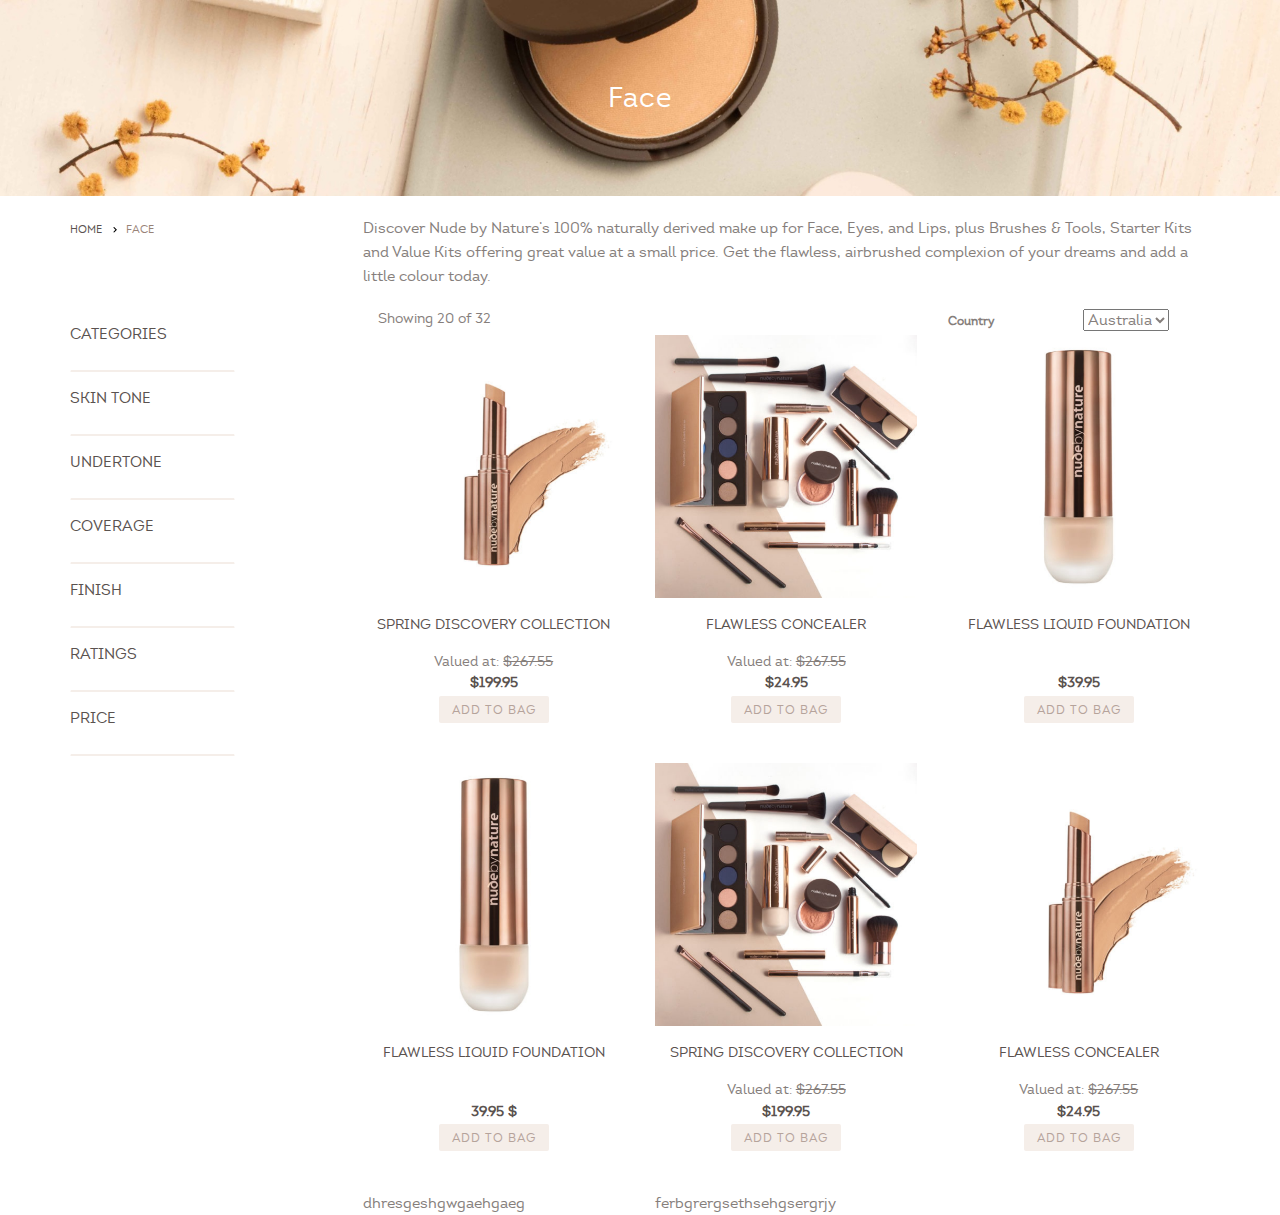
<file: index.html>
<!DOCTYPE html>
<html lang="en" class="test">

<head>
    <meta charset="utf-8" />
    <title>Index</title>
    <meta name="viewport" content="width=device-width,initial-scale=1">
    <link rel="stylesheet" href="libs/bootstrap.min.css">
    <link rel="stylesheet" href="css/main.css">

</head>

<body>
    <div class="banner">
        <p class="face">Face</p>
    </div>
    <section class="breadcrumb-text">
        <div class="container">
            <div class="row">
                <div class="col-lg-2 col-sm-3">
                    <nav aria-label="breadcrumb">
                        <ol class="breadcrumb breadcrumb-list">
                            <li class="breadcrumb-item">
                                <a href="#" class="no-active">HOME</a>
                            </li>
                            <li class="breadcrumb-item list-item active">FACE</li>
                        </ol>
                    </nav>
                </div>
                <div class="col-lg-9 col-lg-offset-1 col-sm-9">
                    <p class="p-discover">Discover Nude by Nature’s 100% naturally derived make up for Face, Eyes, and Lips, plus Brushes & Tools, Starter Kits and Value Kits offering great value at a small price. Get the flawless, airbrushed complexion of your dreams and
                        add a little colour today.</p>
                </div>
            </div>
        </div>
    </section>

    <section class="main-collection-section">
        <div class="container">
            <div class="row">
                <div class="col-lg-2 col-sm-3">
                    <div class="filter-wrapper">
                        <button class="accordion">CATEGORIES</button>
                        <div class="panel">
                            <ul>
                                <li>
                                    <a href="#">All</a>
                                </li>
                                <li>
                                    <a href="#">Foundations</a>
                                </li>
                                <li>
                                    <a href="#">BB Creams</a>
                                </li>
                                <li>
                                    <a href="#">Concealers</a>
                                </li>
                                <li>
                                    <a href="#">Primers</a>
                                </li>
                                <li>
                                    <a href="#">Finishing Powders</a>
                                </li>
                                <li>
                                    <a href="#">Contour & Highlight</a>
                                </li>
                                <li>
                                    <a href="#">Blushes</a>
                                </li>
                                <li>
                                    <a href="#">Bronzers</a>
                                </li>
                                <li>
                                    <a href="#">Illuminators</a>
                                </li>
                                <li>
                                    <a href="#">Palettes & Gift Sets</a>
                                </li>
                            </ul>
                        </div>

                        <button class="accordion">SKIN TONE</button>
                        <div class="panel">
                            <ul>
                                <li>
                                    <a href="#">1</a>
                                </li>
                                <li>
                                    <a href="#">2</a>
                                </li>
                                <li>
                                    <a href="#">3</a>
                                </li>
                                <li>
                                    <a href="#">4 </a>
                                </li>
                            </ul>
                        </div>

                        <button class="accordion">UNDERTONE</button>
                        <div class="panel">
                            <ul>
                                <li>
                                    <a href="#">All</a>
                                </li>
                                <li>
                                    <a href="#">Cool (pink)</a>
                                </li>
                                <li>
                                    <a href="#">Neutral (pink & golden)</a>
                                </li>
                                <li>
                                    <a href="#">Warm (golden)</a>
                                </li>
                            </ul>
                        </div>

                        <button class="accordion">COVERAGE</button>
                        <div class="panel">
                            <ul>
                                <li>
                                    <a href="#">All</a>
                                </li>
                                <li>
                                    <a href="#">Sheer to Light</a>
                                </li>
                                <li>
                                    <a href="#">Light to Medium</a>
                                </li>
                                <li>
                                    <a href="#">Medium to Full</a>
                                </li>
                            </ul>
                        </div>

                        <button class="accordion">FINISH</button>
                        <div class="panel">
                            <ul>
                                <li>
                                    <a href="#">All</a>
                                </li>
                                <li>
                                    <a href="#">Natural</a>
                                </li>
                                <li>
                                    <a href="#">Dewy Radiant</a>
                                </li>
                                <li>
                                    <a href="#">Satin Radiant</a>
                                </li>
                                <li>
                                    <a href="#">Satin Matte</a>
                                </li>
                                <li>
                                    <a href="#">Matte</a>
                                </li>
                            </ul>
                        </div>

                        <button class="accordion">RATINGS</button>
                        <div class="panel">
                            <ul>
                                <li>
                                    <a href="#">All</a>
                                </li>
                                <li>
                                    <a href="#">1</a>
                                </li>
                                <li>
                                    <a href="#">2</a>
                                </li>
                                <li>
                                    <a href="#">3</a>
                                </li>
                            </ul>
                        </div>

                        <button class="accordion">PRICE</button>
                        <div class="panel">
                            <ul>
                                <li>
                                    <a href="#">PRICE TEXT</a>
                                </li>
                            </ul>
                        </div>

                    </div>
                </div>
                <div class="col-lg-9 col-lg-offset-1 col-sm-9">
                    <div class="row">
                        <div class="container">
                            <div class="col-lg-6">
                                <div class="product-wrapper">
                                    <p class="p-showing">Showing 20 of 32</p>
                                </div>
                            </div>
                            <div class="col-lg-6">
                                <div class="text-country">
                                    <label for="country" class="showing">Country</label>
                                </div>
                                <div class="country">
                                    <select id="country" name="country">
                                        <option value="australia">Australia</option>
                                        <option value="canada">Canada</option>
                                        <option value="usa">USA</option>
                                    </select>
                                </div>
                            </div>
                        </div>

                        <div class="col-sm-4">
                            <div class="product-wrapper">
                                <div class="image-collection">
                                    <a href="#">
                                        <img src="images/image-product-02.jpg" alt="picture">
                                    </a>
                                </div>
                                <p class="p-neme-collection">SPRING DISCOVERY COLLECTION</p>
                                <p class="p-price-valued">Valued at: <s>$267.55</s></p>
                                <p class="p-price">$199.95</p>
                                <div class="price-button">
                                    <a class="btn add-to-bag" href="#">ADD TO BAG</a>
                                </div>
                            </div>
                        </div>
                        <div class="col-sm-4">
                            <div class="product-wrapper">
                                <div class="image-collection">
                                    <a href="#">
                                        <img src="images/image-product-01.jpg" alt="picture">
                                    </a>
                                </div>
                                <p class="p-neme-collection">FLAWLESS CONCEALER</p>
                                <p class="p-price-valued">Valued at: <s>$267.55</s></p>
                                <p class="p-price">$24.95</p>
                                <div class="price-button">
                                    <a class="btn add-to-bag" href="#">ADD TO BAG</a>
                                </div>
                            </div>
                        </div>
                        <div class="col-sm-4">
                            <div class="product-wrapper">
                                <div class="image-collection">
                                    <a href="#">
                                        <img src="images/image-product-03.jpg" alt="picture">
                                    </a>
                                </div>
                                <p class="p-neme-collection">FLAWLESS LIQUID FOUNDATION</p>
                                <p class="p-price-valued">&nbsp;</p>
                                <p class="p-price">$39.95</p>
                                <div class="price-button">
                                    <a class="btn add-to-bag" href="#">ADD TO BAG</a>
                                </div>
                            </div>
                        </div>

                        <div class="col-sm-4">
                            <div class="product-wrapper">
                                <div class="image-collection">
                                    <a href="#">
                                        <img src="images/image-product-03.jpg" alt="picture">
                                    </a>
                                </div>
                                <p class="p-neme-collection">FLAWLESS LIQUID FOUNDATION</p>
                                <p class="p-price-valued">&nbsp;</p>
                                <p class="p-price">39.95 $</p>
                                <div class="price-button">
                                    <a class="btn add-to-bag" href="#">ADD TO BAG</a>
                                </div>
                            </div>
                        </div>
                        <div class="col-sm-4">
                            <div class="product-wrapper">
                                <div class="image-collection">
                                    <a href="#">
                                        <img src="images/image-product-01.jpg" alt="picture">
                                    </a>
                                </div>
                                <p class="p-neme-collection">SPRING DISCOVERY COLLECTION</p>
                                <p class="p-price-valued">Valued at: <s>$267.55</s></p>
                                <p class="p-price">$199.95</p>
                                <div class="price-button">
                                    <a class="btn add-to-bag" href="#">ADD TO BAG</a>
                                </div>
                            </div>
                        </div>
                        <div class="col-sm-4">
                            <div class="product-wrapper">
                                <div class="image-collection">
                                    <a href="#">
                                        <img src="images/image-product-02.jpg" alt="picture">
                                    </a>
                                </div>
                                <p class="p-neme-collection">FLAWLESS CONCEALER</p>
                                <p class="p-price-valued">Valued at: <s>$267.55</s></p>
                                <p class="p-price">$24.95</p>
                                <div class="price-button">
                                    <a class="btn add-to-bag" href="#">ADD TO BAG</a>
                                </div>
                            </div>
                        </div>

                        <div class="col-sm-4">
                            <div class="product-wrapper">
                                dhresgeshgwgaehgaeg
                            </div>
                        </div>
                        <div class="col-sm-4">
                            <div class="product-wrapper">
                                ferbgrergsethsehgsergrjy
                            </div>
                        </div>
                        <div class="col-sm-4"></div>
                        <div class="col-sm-4"></div>
                        <div class="col-sm-4"></div>
                    </div>
                </div>
            </div>
        </div>
    </section>

    <script src="js/jquery.min.js"></script>
    <script src="js/bootstrap.min.js"></script>
    <script src="js/main.js"></script>
</body>

</html>
</file>
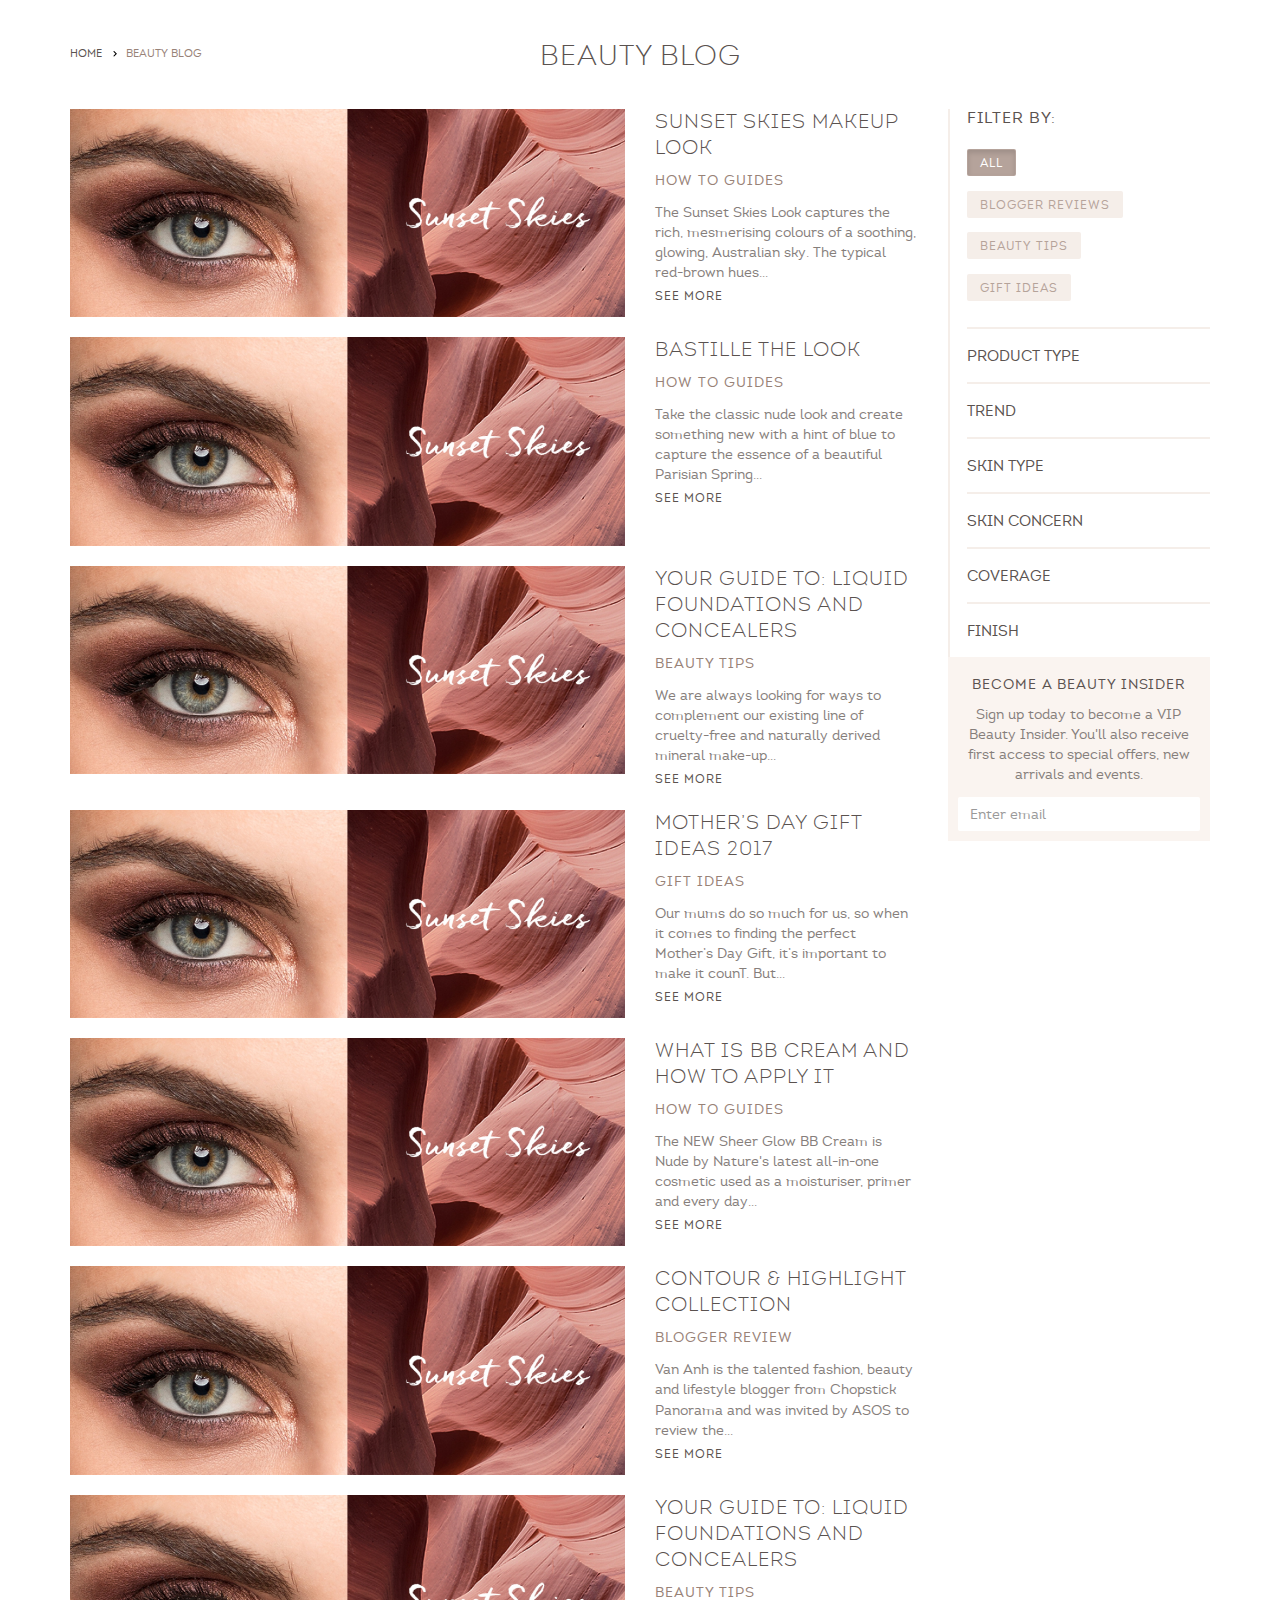
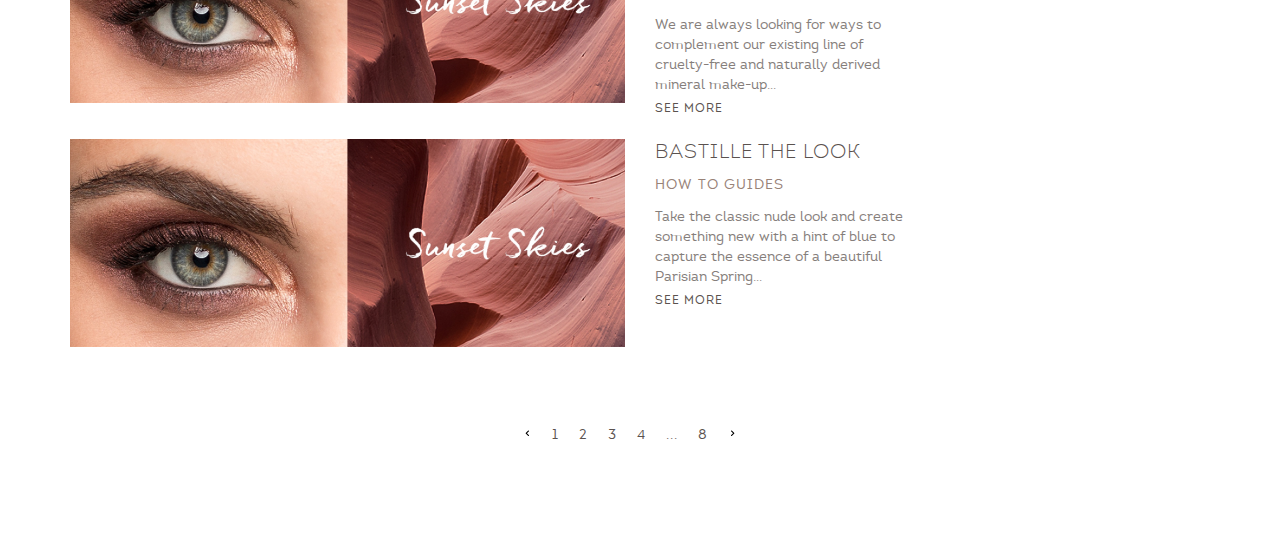
<file: blog.html>
<!DOCTYPE html>
<html lang="en" class="test">

<head>
    <meta charset="utf-8" />
    <title>Blog Index</title>
    <meta name="viewport" content="width=device-width,initial-scale=1">
    <link rel="stylesheet" href="libs/bootstrap.min.css">
    <link rel="stylesheet" href="css/detail.css">
    <link rel="stylesheet" href="css/main.css">
    <link rel="stylesheet" href="css/cart.css">
    <link rel="stylesheet" href="css/blog.css">


</head>

<body>

    <section class="main-blog-section">
        <div class="container">
            <section class="breadcrumb-text">
                <nav aria-label="breadcrumb">
                    <ol class="breadcrumb breadcrumb-list">
                        <li class="breadcrumb-item">
                            <a href="#" class="no-active">HOME</a>
                        </li>
                        <li class="breadcrumb-item list-item active">BEAUTY BLOG</li>
                    </ol>
                </nav>
            </section>
            <h1 class="page-title">BEAUTY BLOG</h1>
            <section class="content">
                <div class="row">
                    <div class="main-content">
                        <div class="col-md-9 col-sm-8">
                            <div class="row">
                                <div class="col-md-8">
                                    <div class="content-blog">
                                        <a href="#">
                                            <img src="images/image-blog-01.jpg" alt="picture">
                                        </a>
                                    </div>
                                </div>
                                <div class="col-md-4">
                                    <div class="content-blog">
                                        <h3 class="name-blog-title">SUNSET SKIES MAKEUP LOOK</h3>
                                        <h4 class="guid-item">HOW TO GUIDES</h4>
                                        <p class="item-description">
                                            The Sunset Skies Look captures the rich, mesmerising colours of a soothing, glowing, Australian sky. The typical red-brown hues…
                                        </p>
                                        <a class="read-more-target" href="#">SEE MORE</a>
                                    </div>
                                </div>
                                <div class="col-md-8">
                                    <div class="content-blog">
                                        <a href="#">
                                            <img src="images/image-blog-01.jpg" alt="picture">
                                        </a>
                                    </div>
                                </div>
                                <div class="col-md-4">
                                    <div class="content-blog">
                                        <h3 class="name-blog-title">BASTILLE THE LOOK</h3>
                                        <h4 class="guid-item">HOW TO GUIDES</h4>
                                        <p class="item-description">
                                            Take the classic nude look and create something new with a hint of blue to capture the essence of a beautiful Parisian Spring…
                                        </p>
                                        <a class="read-more-target" href="#">SEE MORE</a>
                                    </div>
                                </div>
                                <div class="col-md-8">
                                    <div class="content-blog">
                                        <a href="#">
                                            <img src="images/image-blog-01.jpg" alt="picture">
                                        </a>
                                    </div>
                                </div>
                                <div class="col-md-4">
                                    <div class="content-blog">
                                        <h3 class="name-blog-title">YOUR GUIDE TO: LIQUID FOUNDATIONS AND CONCEALERS</h3>
                                        <h4 class="guid-item">BEAUTY TIPS</h4>
                                        <p class="item-description">
                                            We are always looking for ways to complement our existing line of cruelty-free and naturally derived mineral make-up…
                                        </p>
                                        <a class="read-more-target" href="#">SEE MORE</a>
                                    </div>
                                </div>
                                <div class="col-md-8">
                                    <div class="content-blog">
                                        <a href="#">
                                            <img src="images/image-blog-01.jpg" alt="picture">
                                        </a>
                                    </div>
                                </div>
                                <div class="col-md-4">
                                    <div class="content-blog">
                                        <h3 class="name-blog-title">MOTHER’S DAY GIFT IDEAS 2017</h3>
                                        <h4 class="guid-item">GIFT IDEAS</h4>
                                        <p class="item-description">
                                            Our mums do so much for us, so when it comes to finding the perfect Mother’s Day Gift, it’s important to make it counT. But…
                                        </p>
                                        <a class="read-more-target" href="#">SEE MORE</a>
                                    </div>
                                </div>
                                <div class="col-md-8">
                                    <div class="content-blog">
                                        <a href="#">
                                            <img src="images/image-blog-01.jpg" alt="picture">
                                        </a>
                                    </div>
                                </div>
                                <div class="col-md-4">
                                    <div class="content-blog">
                                        <h3 class="name-blog-title">WHAT IS BB CREAM AND HOW TO APPLY IT</h3>
                                        <h4 class="guid-item">HOW TO GUIDES</h4>
                                        <p class="item-description">
                                            The NEW Sheer Glow BB Cream is Nude by Nature's latest all-in-one cosmetic used as a moisturiser, primer and every day…
                                        </p>
                                        <a class="read-more-target" href="#">SEE MORE</a>
                                    </div>
                                </div>
                                <div class="col-md-8">
                                    <div class="content-blog">
                                        <a href="#">
                                            <img src="images/image-blog-01.jpg" alt="picture">
                                        </a>
                                    </div>
                                </div>
                                <div class="col-md-4">
                                    <div class="content-blog">
                                        <h3 class="name-blog-title">CONTOUR & HIGHLIGHT COLLECTION</h3>
                                        <h4 class="guid-item">BLOGGER REVIEW</h4>
                                        <p class="item-description">
                                            Van Anh is the talented fashion, beauty and lifestyle blogger from Chopstick Panorama and was invited by ASOS to review the…
                                        </p>
                                        <a class="read-more-target" href="#">SEE MORE</a>
                                    </div>
                                </div>
                                <div class="col-md-8">
                                    <div class="content-blog">
                                        <a href="#">
                                            <img src="images/image-blog-01.jpg" alt="picture">
                                        </a>
                                    </div>
                                </div>
                                <div class="col-md-4">
                                    <div class="content-blog">
                                        <h3 class="name-blog-title">YOUR GUIDE TO: LIQUID FOUNDATIONS AND CONCEALERS</h3>
                                        <h4 class="guid-item">BEAUTY TIPS</h4>
                                        <p class="item-description">
                                            We are always looking for ways to complement our existing line of cruelty-free and naturally derived mineral make-up…
                                        </p>
                                        <a class="read-more-target" href="#">SEE MORE</a>
                                    </div>
                                </div>
                                <div class="col-md-8">
                                    <div class="content-blog">
                                        <a href="#">
                                            <img src="images/image-blog-01.jpg" alt="picture">
                                        </a>
                                    </div>
                                </div>
                                <div class="col-md-4">
                                    <div class="content-blog">
                                        <h3 class="name-blog-title">BASTILLE THE LOOK</h3>
                                        <h4 class="guid-item">HOW TO GUIDES</h4>
                                        <p class="item-description">
                                            Take the classic nude look and create something new with a hint of blue to capture the essence of a beautiful Parisian Spring…
                                        </p>
                                        <a class="read-more-target" href="#">SEE MORE</a>
                                    </div>
                                </div>
                            </div>
                        </div>
                        <div class="col-md-3 col-sm-4">
                            <div class="filter-wrapper right-filter">
                                <h4>FILTER BY:</h4>
                                <div class="filter-wrapper button-block">
                                    <div class="price-button-right">
                                        <a class="btn button-filter active" href="#">ALL</a>
                                    </div>
                                    <div class="price-button-right">
                                        <a class="btn button-filter" href="#">BLOGGER REVIEWS</a>
                                    </div>
                                    <div class="price-button-right">
                                        <a class="btn button-filter" href="#">BEAUTY TIPS</a>
                                    </div>
                                    <div class="price-button-right">
                                        <a class="btn button-filter" href="#">GIFT IDEAS</a>
                                    </div>
                                </div>

                                <div class="filter-wrapper nav-right">
                                    <button class="accordion blog line-top">PRODUCT TYPE</button>
                                    <div class="panel">
                                        <ul>
                                            <li>
                                                <a href="#">All</a>
                                            </li>
                                        </ul>
                                    </div>
                                    <button class="accordion blog line-top">TREND</button>
                                    <div class="panel">
                                        <ul>
                                            <li>
                                                <a href="#">All</a>
                                            </li>
                                        </ul>
                                    </div>
                                    <button class="accordion blog line-top">SKIN TYPE</button>
                                    <div class="panel">
                                        <ul>
                                            <li>
                                                <a href="#">All</a>
                                            </li>
                                        </ul>
                                    </div>
                                    <button class="accordion blog line-top">SKIN CONCERN</button>
                                    <div class="panel">
                                        <ul>
                                            <li>
                                                <a href="#">All</a>
                                            </li>
                                        </ul>
                                    </div>
                                    <button class="accordion blog line-top">COVERAGE</button>
                                    <div class="panel">
                                        <ul>
                                            <li>
                                                <a href="#">All</a>
                                            </li>
                                        </ul>
                                    </div>
                                    <button class="accordion blog line-top">FINISH</button>
                                    <div class="panel">
                                        <ul>
                                            <li>
                                                <a href="#">All</a>
                                            </li>
                                        </ul>
                                    </div>
                                </div>
                            </div>
                            <div class="description-box">
                                <div class="description-text">
                                    <h4 class="text-head">BECOME A BEAUTY INSIDER</h4>
                                </div>
                                <p class="text-sign-up">Sign up today to become a VIP Beauty Insider. You'll also receive first access to special offers, new arrivals and events.
                                </p>
                                <div class="form-group send">
                                    <input type="text" class="form-control email-send" id="usr" placeholder="Enter email">
                                </div>
                            </div>
                        </div>
                    </div>
                </div>
            </section>
            <div class="blog-pagination">
                <div class="pagination">
                    <a class="left-arrow" href="#"></a>
                    <a href="#">1</a>
                    <a class="active" href="#">2</a>
                    <a href="#">3</a>
                    <a href="#">4</a>
                    <a href="#">...</a>
                    <a href="#">8</a>
                    <a class="right-arrow" href="#"></a>
                </div>
            </div>
        </div>
    </section>

    <script src="js/jquery.min.js"></script>
    <script src="js/bootstrap.min.js"></script>
    <script src="js/main.js"></script>
</body>

</html>
</file>
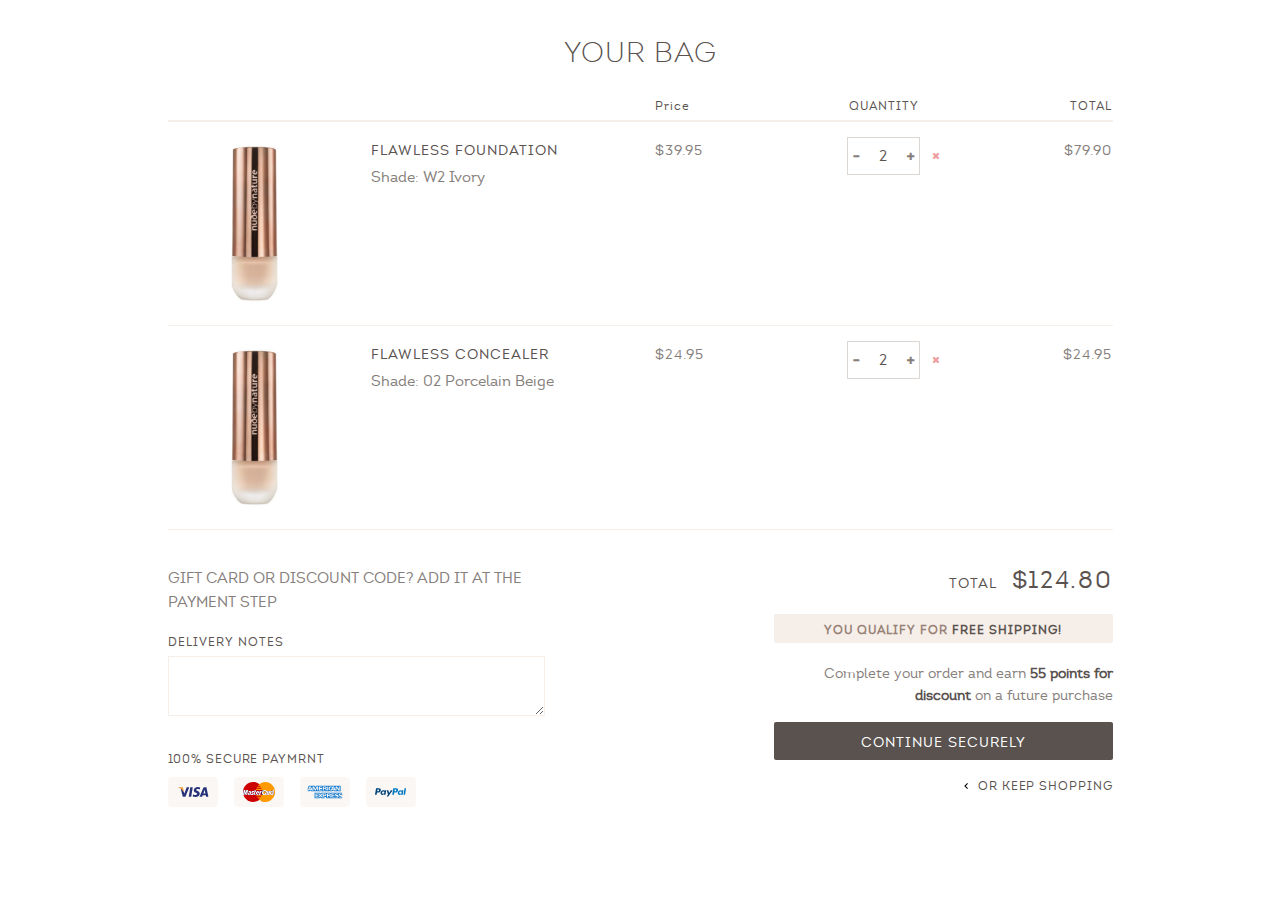
<file: cart.html>
<!DOCTYPE html>
<html lang="en" class="test">

<head>
    <meta charset="utf-8" />
    <title>Cart</title>
    <meta name="viewport" content="width=device-width,initial-scale=1">
    <link rel="stylesheet" href="libs/bootstrap.min.css">
    <link rel="stylesheet" href="css/detail.css">
    <link rel="stylesheet" href="css/main.css">
    <link rel="stylesheet" href="css/blog.css">
    <link rel="stylesheet" href="css/cart.css">

</head>

<body>

    <section class="main-cart-section">
        <div class="container">
            <div class="row">
                <div class="col-lg-12"></div>
                <h1 class="title">YOUR BAG</h1>

                <div class="col-md-10 col-md-offset-1 col-sm-12">
                    <div class="row">
                        <div class="col-md-6 col-md-offset-6 col-sm-12">
                            <div class="row">
                                <div class="cart-info-title">
                                    <div class="col-md-4 col-sm-5 col-xs-12">
                                        <div class="cart-info-title">Price</div>
                                    </div>
                                    <div class="col-md-4 col-sm-2 col-xs-12">
                                        <div class="cart-info-title qty-title">QUANTITY</div>
                                    </div>
                                    <div class="col-md-4 col-sm-5 col-xs-12">
                                        <div class="cart-info-title total-title">TOTAL</div>
                                    </div>
                                </div>
                            </div>
                        </div>
                    </div>

                    <div class="border-line"></div>
                    <div class="cart-item-wrapper">
                        <div class="row">
                            <div class="col-md-6">
                                <div class="row">
                                    <div class="col-md-5 col-sm-4 col-xs-12">
                                        <img src="images/image-product-03.jpg" class="cart-product-image" alt="cart-product-image">
                                    </div>
                                    <div class="col-md-7 col-sm-7 col-xs-12">
                                        <div class="cart-product-description-wrap">
                                            <h4 class="product-name">FLAWLESS FOUNDATION</h4>
                                            <p>Shade: W2 Ivory</p>
                                        </div>
                                    </div>
                                </div>
                            </div>
                            <div class="col-md-6">
                                <div class="row">
                                    <div class="col-md-4 col-sm-2 col-xs-12">
                                        <div class="cart-product-price">$39.95</div>
                                    </div>
                                    <div class="col-md-4 col-sm-2 col-xs-12">
                                        <div class="cart-product-qty">
                                            <span class="glyphicon glyphicon-plus"></span>
                                            <input class="number-product" type="number" value="2" min="1">
                                            <span class="glyphicon glyphicon-minus"></span>
                                            <span class="glyphicon glyphicon-remove"></span>
                                        </div>
                                    </div>
                                    <div class="col-md-4 col-sm-2 col-xs-12">
                                        <div class="cart-product-total">$79.90</div>
                                    </div>
                                </div>
                            </div>
                        </div>
                    </div>

                    <div class="cart-item-wrapper">
                        <div class="row">
                            <div class="col-md-6">
                                <div class="row">
                                    <div class="col-md-5 col-sm-4 col-xs-12">
                                        <img src="images/image-product-03.jpg" class="cart-product-image" alt="cart-product-image">
                                    </div>
                                    <div class="col-md-7 col-sm-7 col-xs-12">
                                        <div class="cart-product-description-wrap">
                                            <h4 class="product-name">FLAWLESS CONCEALER</h4>
                                            <p>Shade: 02 Porcelain Beige</p>
                                        </div>
                                    </div>
                                </div>
                            </div>
                            <div class="col-md-6">
                                <div class="row">
                                    <div class="col-md-4 col-sm-2 col-xs-12">
                                        <div class="cart-product-price">$24.95</div>
                                    </div>
                                    <div class="col-md-4 col-sm-2 col-xs-12">
                                        <div class="cart-product-qty">

                                            <span class="glyphicon glyphicon-plus"></span>

                                            <input class="number-product" type="number" value="2" min="1">

                                            <span class="glyphicon glyphicon-minus"></span>

                                            <span class="glyphicon glyphicon-remove"></span>
                                        </div>

                                    </div>
                                    <div class="col-md-4 col-sm-2 col-xs-12">
                                        <div class="cart-product-total">$24.95</div>
                                    </div>
                                </div>
                            </div>
                        </div>
                    </div>

                    <div class="discoun-cart">
                        <div class="row">
                            <div class="col-sm-7 col-xs-12">
                                <div class="discoun-wrapper">
                                    <p class="discount-text">Gift card or discount code? Add it at the payment step</p>
                                    <p class="delivery">Delivery notes</p>
                                    <textarea class="text-notes"></textarea>
                                    <p class="secure-payment">100% Secure paymrnt</p>
                                    <div class="payment-systems">
                                        <img src="images/icon-payment-visa-light.svg" class="icon-payment" alt="cart-product-image">
                                        <img src="images/icon-payment-mastercard-light.svg" class="icon-payment" alt="cart-product-image">
                                        <img src="images/icon-payment-amex-light.svg" class="icon-payment" alt="cart-product-image">
                                        <img src="images/icon-payment-paypal-light.svg" class="icon-payment" alt="cart-product-image">
                                    </div>
                                </div>
                            </div>

                            <div class="col-sm-5 col-xs-12">
                                <div class="total-wrapper">
                                    <span class="total-sum">Total
                                        <span class="sum">$124.80</span>
                                    </span>
                                    <div class="price-button">
                                        <a class="btn add-to-bag" href="#">YOU QUALIFY FOR
                                         <span class="free">FREE SHIPPING!</span>
                                        </a>
                                    </div>
                                    <div class="text-order">
                                        <span>Complete your order and earn
                                            <span class="text-order-style">55 points for discount</span> on a future purchase
                                        </span>
                                    </div>
                                    <div class="price-button">
                                        <a class="btn add-to-securely" href="#">CONTINUE SECURELY</a>
                                    </div>
                                    <div class="shopping-back">
                                        <a class="return-to-shopping" href="#">OR KEEP SHOPPING</a>
                                    </div>
                                </div>
                            </div>
                        </div>
                    </div>
                </div>
            </div>
        </div>
    </section>

    <script src="js/jquery.min.js"></script>
    <script src="js/bootstrap.min.js"></script>
    <script src="js/main.js"></script>
    <script src="js/cart.js"></script>
</body>

</html>
</file>
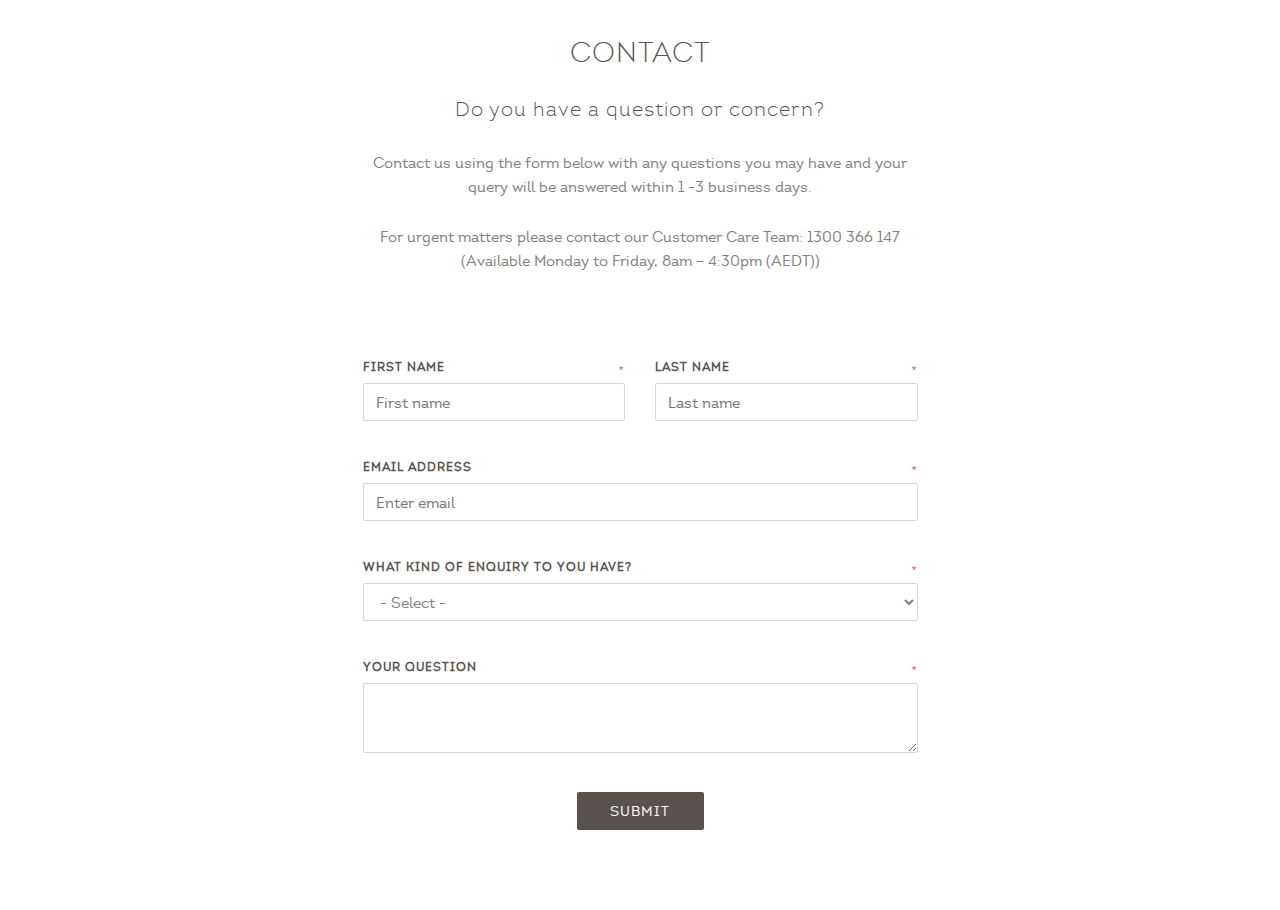
<file: contact.html>
<!DOCTYPE html>
<html lang="en" class="test">

<head>
    <meta charset="utf-8" />
    <title>Contact</title>
    <meta name="viewport" content="width=device-width,initial-scale=1">
    <link rel="stylesheet" href="libs/bootstrap.min.css">
    <link rel="stylesheet" href="css/main.css">
    <link rel="stylesheet" href="css/blog.css">
    <link rel="stylesheet" href="css/cart.css">
    <link rel="stylesheet" href="css/detail.css">
    <link rel="stylesheet" href="css/home.css">
    <link rel="stylesheet" href="css/contact.css">

</head>

<body>

    <section class="home-contact-section">
        <div class="container">
            <div class="row">
                <div class="col-md-6 col-md-offset-3">
                    <h1 class="contact-title-text">CONTACT</h1>
                    <h3 class="contact-description">Do you have a question or concern?</h3>
                    <p class="description-using">Contact us using the form below with any questions you may have and your query will be answered within 1 -3 business days.</p>
                    <p class="description-using">For urgent matters please contact our Customer Care Team: 1300 366 147 (Available Monday to Friday, 8am – 4:30pm (AEDT))</p>

                    <form class="contact-validation">
                        <div class="row">
                            <div class="col-sm-6 col-xs-12">
                                <label class="name-mark" for="first-name">First name</label>
                                <span class="asterisk">*</span>
                                <input type="text" class="form-control-contacts" id="first-name" placeholder="First name" required>
                                <div class="invalid-feedback">
                                </div>
                            </div>
                            <div class="col-sm-6 col-xs-12">
                                <label class="name-mark" for="last-name">Last name</label>
                                <span class="asterisk">*</span>
                                <input type="text" class="form-control-contacts" id="last-name" placeholder="Last name" required>
                                <div class="invalid-feedback">
                                </div>
                            </div>
                        </div>
                        <div class="row">
                            <div class="col-xs-12">
                                <label class="name-mark" for="email-address">EMAIL ADDRESS </label>
                                <span class="asterisk">*</span>
                                <input type="email" class="form-control-contacts" id="email-address" placeholder="Enter email" required>

                                <label class="name-mark" for="question-property">WHAT KIND OF ENQUIRY TO YOU HAVE?</label>
                                <span class="asterisk">*</span>
                                <select class="form-select-property" id="question-property" required>
                                    <option value="">- Select -</option>
                                    <option value="option1">option 1</option>
                                    <option value="option2">option 2</option>
                                    <option value="option3">option 3</option>
                                </select>

                                <label class="name-mark" for="your-question">YOUR QUESTION</label>
                                <span class="asterisk">*</span>
                                <textarea class="conntact-message" id="your-question" required></textarea>
                            </div>
                        </div>
                        <div class="submit-wrapper">
                            <button type="submit" class="submit-control">SUBMIT</button>
                        </div>
                    </form>
                </div>
            </div>
        </div>
    </section>

    <script src="js/jquery.min.js"></script>
    <script src="js/bootstrap.min.js"></script>
    <script src="js/main.js"></script>
    <script src="js/cart.js"></script>
</body>

</html>
</file>
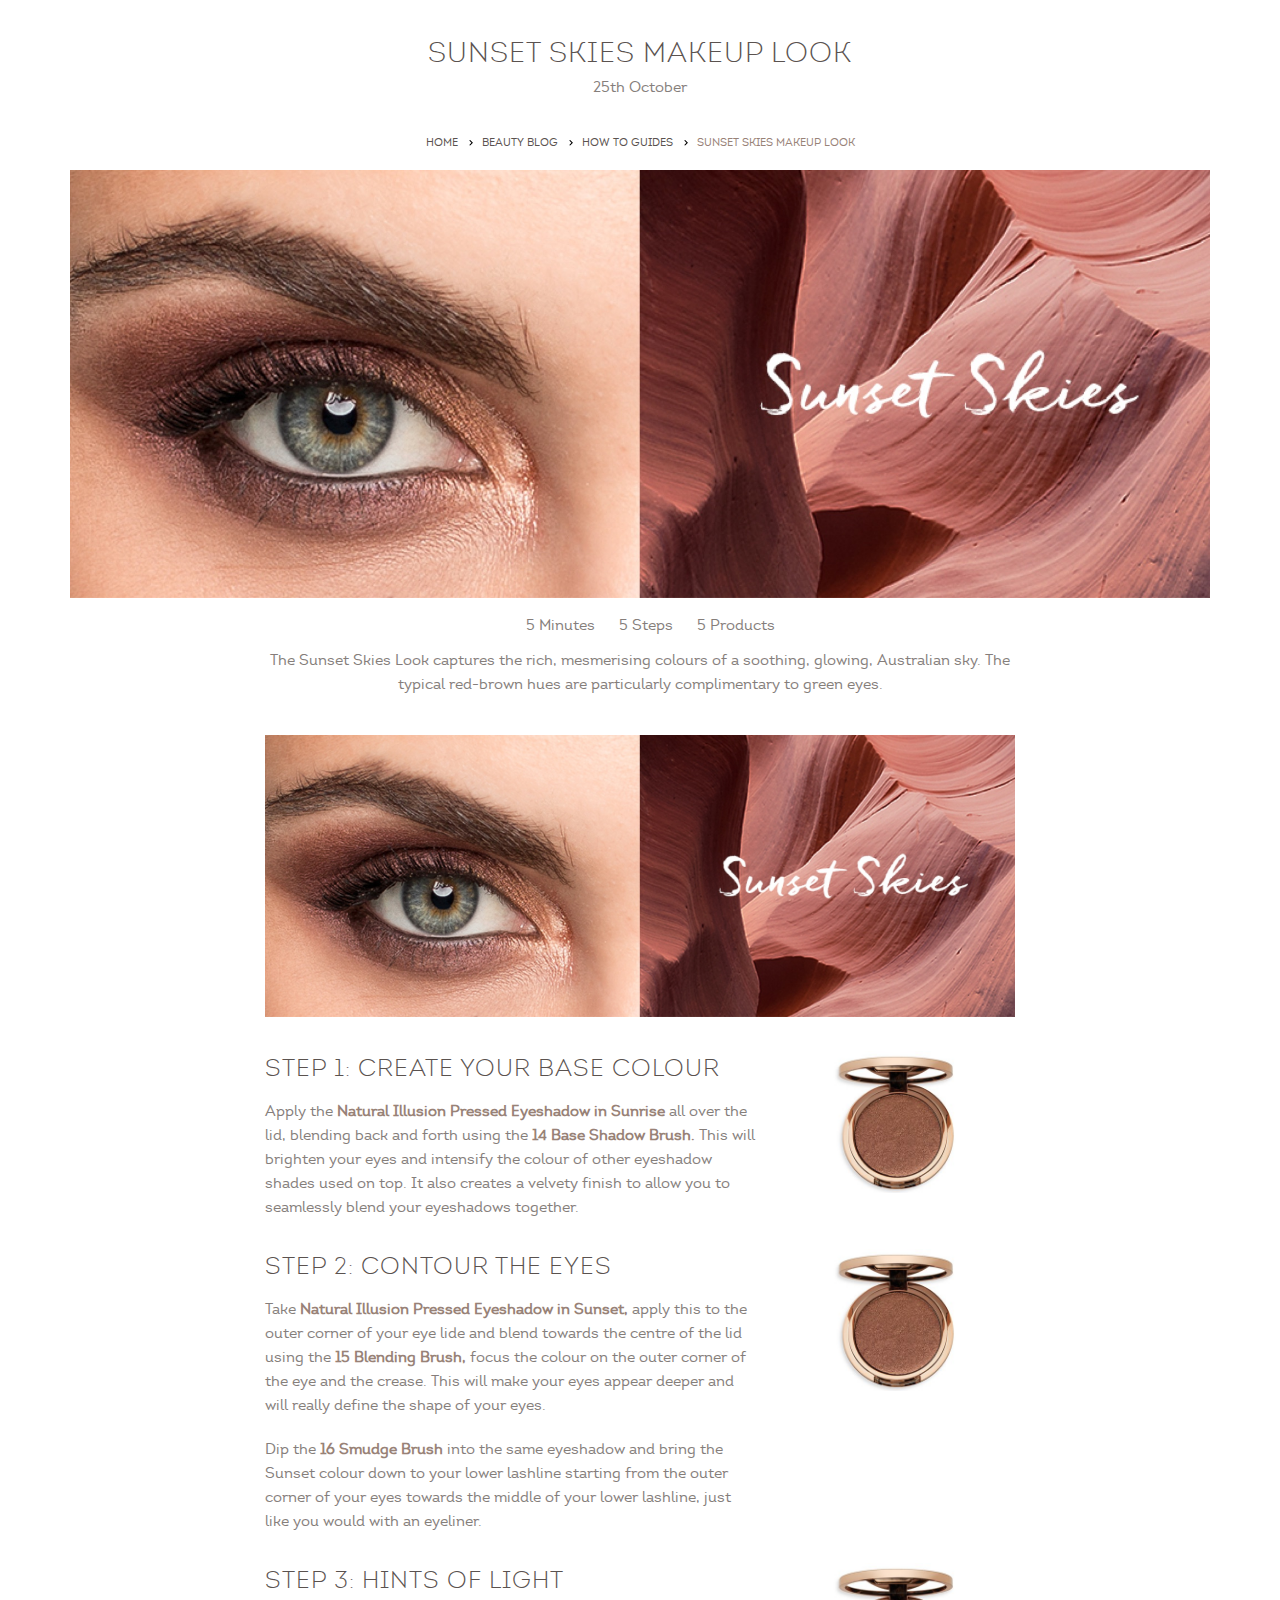
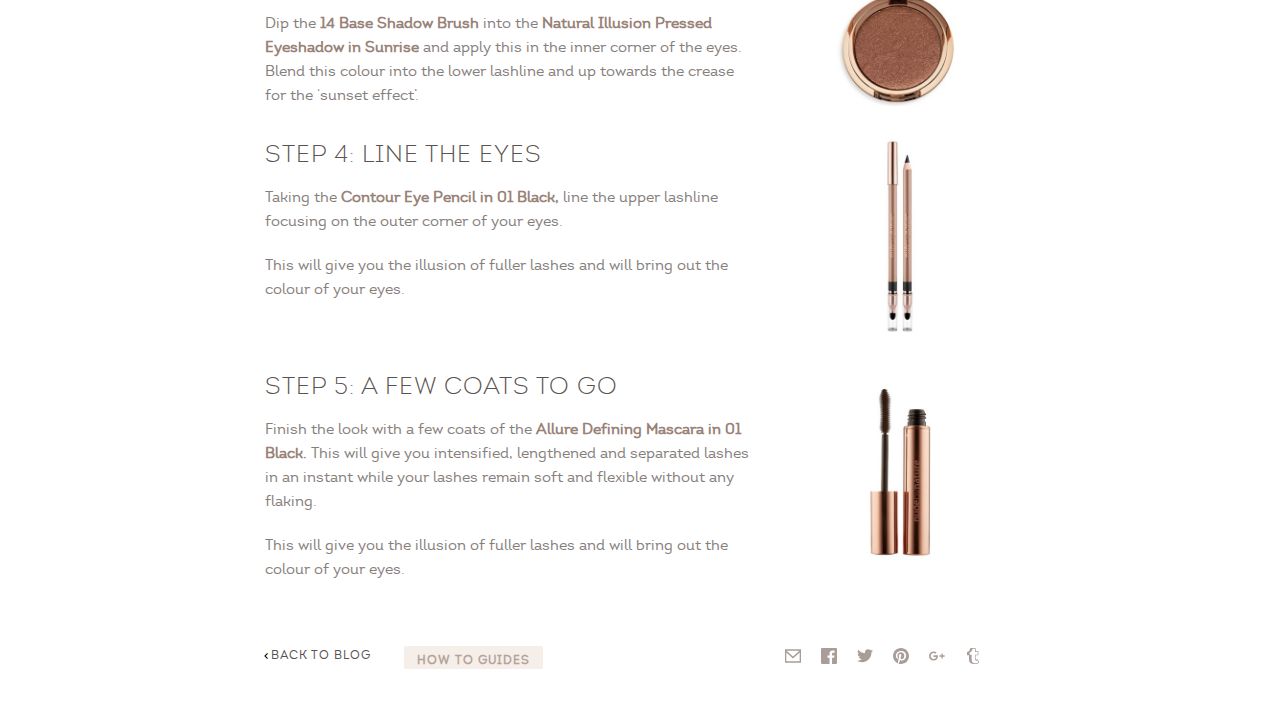
<file: detail.html>
<!DOCTYPE html>
<html lang="en" class="test">

<head>
    <meta charset="utf-8" />
    <title>Detail</title>
    <meta name="viewport" content="width=device-width,initial-scale=1">
    <link rel="stylesheet" href="libs/bootstrap.min.css">
    <link rel="stylesheet" href="css/main.css">
    <link rel="stylesheet" href="css/blog.css">
    <link rel="stylesheet" href="css/cart.css">
    <link rel="stylesheet" href="css/detail.css">

</head>

<body>

    <section class="main-detail-section">
        <div class="container">
            <h1 class="title">SUNSET SKIES MAKEUP LOOK</h1>
            <p class="text-date">25th October</p>
            <div class="breadcrumb-text">
                <nav aria-label="breadcrumb">
                    <ol class="breadcrumb breadcrumb-list">
                        <li class="breadcrumb-item">
                            <a href="#" class="no-active">HOME</a>
                        </li>
                        <li class="breadcrumb-item list-item">
                            <a href="#" class="no-active">BEAUTY BLOG</a>
                        </li>
                        <li class="breadcrumb-item list-item">
                            <a href="#" class="no-active">HOW TO GUIDES</a>
                        </li>
                        <li class="breadcrumb-item list-item active">SUNSET SKIES MAKEUP LOOK</li>
                    </ol>
                </nav>
            </div>

            <div class="detail-blog-imege">
                <a href="#">
                    <img src="images/image-blog-01.jpg" alt="picture" class="blog-imege">
                </a>
            </div>

            <div class="row">
                <div class="col-md-8 col-md-offset-2">
                    <div class="wrapper-options">
                        <ol class="breadcrumb steps-options">
                            <li class="steps-options-text">5 Minutes</li>
                            <li class="steps-options-text">5 Steps</li>
                            <li class="steps-options-text">5 Products</li>
                        </ol>
                        <p class="wrapper-description">The Sunset Skies Look captures the rich, mesmerising colours of a soothing, glowing, Australian sky. The typical red-brown hues are particularly complimentary to green eyes.</p>

                        <a href="#">
                            <img src="images/image-blog-01.jpg" alt="picture" class="thumbnail-imege">
                        </a>
                    </div>
                    <div class="step-detail">
                        <div class="row">
                            <div class="col-md-8">
                                <h2 class="headings">STEP 1: CREATE YOUR BASE COLOUR</h2>
                                <p class="description-text">Apply the
                                    <span class="detail-description">Natural Illusion Pressed Eyeshadow in Sunrise</span> all over the lid, blending back and forth using the
                                    <span class="detail-description">14 Base Shadow Brush.</span> This will brighten your eyes and intensify the colour of other eyeshadow shades used on top. It also creates a velvety finish to allow you to seamlessly
                                    blend your eyeshadows together.
                                </p>
                            </div>
                            <div class="col-md-4">
                                <img src="images/image-blog-02.jpg" class="cart-product-image" alt="cart-product-image">
                            </div>
                        </div>
                    </div>
                    <div class="step-detail">
                        <div class="row">
                            <div class="col-md-8">
                                <h2 class="headings">STEP 2: CONTOUR THE EYES</h2>
                                <p class="description-text">
                                    Take
                                    <span class="detail-description">Natural Illusion Pressed Eyeshadow in Sunset,</span> apply this to the outer corner of your eye lide and blend towards the centre of the lid using the
                                    <span class="detail-description">15 Blending Brush,</span> focus the colour on the outer corner of the eye and the crease. This will make your eyes appear deeper and will really define the shape of your eyes.
                                </p>
                                <p class="description-text">Dip the
                                    <span class="detail-description">16 Smudge Brush</span> into the same eyeshadow and bring the Sunset colour down to your lower lashline starting from the outer corner of your eyes towards the middle of your lower lashline,
                                    just like you would with an eyeliner.
                                </p>
                            </div>
                            <div class="col-md-4">
                                <img src="images/image-blog-02.jpg" class="cart-product-image" alt="cart-product-image">
                            </div>
                        </div>
                    </div>
                    <div class="step-detail">
                        <div class="row">
                            <div class="col-md-8">
                                <h2 class="headings">STEP 3: HINTS OF LIGHT</h2>
                                <p class="description-text">
                                    Dip the
                                    <span class="detail-description">14 Base Shadow Brush</span> into the
                                    <span class="detail-description">Natural Illusion Pressed Eyeshadow in Sunrise</span> and apply this in the inner corner of the eyes. Blend this colour into the lower lashline and up towards the crease for the ‘sunset
                                    effect’.
                                </p>
                            </div>
                            <div class="col-md-4">
                                <img src="images/image-blog-02.jpg" class="cart-product-image" alt="cart-product-image">
                            </div>
                        </div>
                    </div>
                    <div class="step-detail">
                        <div class="row">
                            <div class="col-md-8">
                                <h2 class="headings">STEP 4: LINE THE EYES</h2>
                                <p class="description-text">
                                    Taking the
                                    <span class="detail-description">Contour Eye Pencil in 01 Black,</span> line the upper lashline focusing on the outer corner of your eyes.
                                </p>
                                <p class="description-text">This will give you the illusion of fuller lashes and will bring out the colour of your eyes.
                                </p>
                            </div>
                            <div class="col-md-4">
                                <img src="images/image-blog-05.jpg" class="cart-product-image" alt="cart-product-image">
                            </div>
                        </div>
                    </div>

                    <div class="step-detail">
                        <div class="row">
                            <div class="col-md-8">
                                <h2 class="headings">STEP 5: A FEW COATS TO GO</h2>
                                <p class="description-text">
                                    Finish the look with a few coats of the
                                    <span class="detail-description">Allure Defining Mascara in 01 Black.</span> This will give you intensified, lengthened and separated lashes in an instant while your lashes remain soft and flexible without any flaking.
                                </p>
                                <p class="description-text">This will give you the illusion of fuller lashes and will bring out the colour of your eyes.
                                </p>
                            </div>
                            <div class="col-md-4">
                                <img src="images/image-blog-06.jpg" class="cart-product-image" alt="cart-product-image">
                            </div>
                        </div>
                    </div>
                    <div class="lower-navigation">
                        <div class="row">
                            <div class="col-md-8">
                                <div class="shopping-back">
                                    <a class="return-to-blog" href="#">BACK TO BLOG</a>
                                    <a class="btn btn-guides" href="#">HOW TO GUIDES</a>
                                </div>
                            </div>
                            <div class="col-md-4">
                                <div class="payment-systems">
                                    <a href="#">
                                        <img src="images/icon-email.svg" class="icon-social" alt="icon-social-image">
                                    </a>
                                    <a href="#">
                                        <img src="images/icon-facebook.svg" class="icon-social" alt="icon-social-image">
                                    </a>
                                    <a href="#">
                                        <img src="images/icon-twitter.svg" class="icon-social" alt="icon-social-image">
                                    </a>
                                    <a href="#">
                                        <img src="images/icon-pinterest.svg" class="icon-social" alt="icon-social-image">
                                    </a>
                                    <a href="#">
                                        <img src="images/icon-google.svg" class="icon-social" alt="icon-social-image">
                                    </a>
                                    <a href="#">
                                        <img src="images/icon-tumblr.svg" class="icon-social" alt="icon-social-image">
                                    </a>
                                </div>
                            </div>
                        </div>
                    </div>
                </div>

            </div>
        </div>
    </section>

    <script src="js/jquery.min.js"></script>
    <script src="js/bootstrap.min.js"></script>
    <script src="js/main.js"></script>
    <script src="js/cart.js"></script>
</body>

</html>
</file>
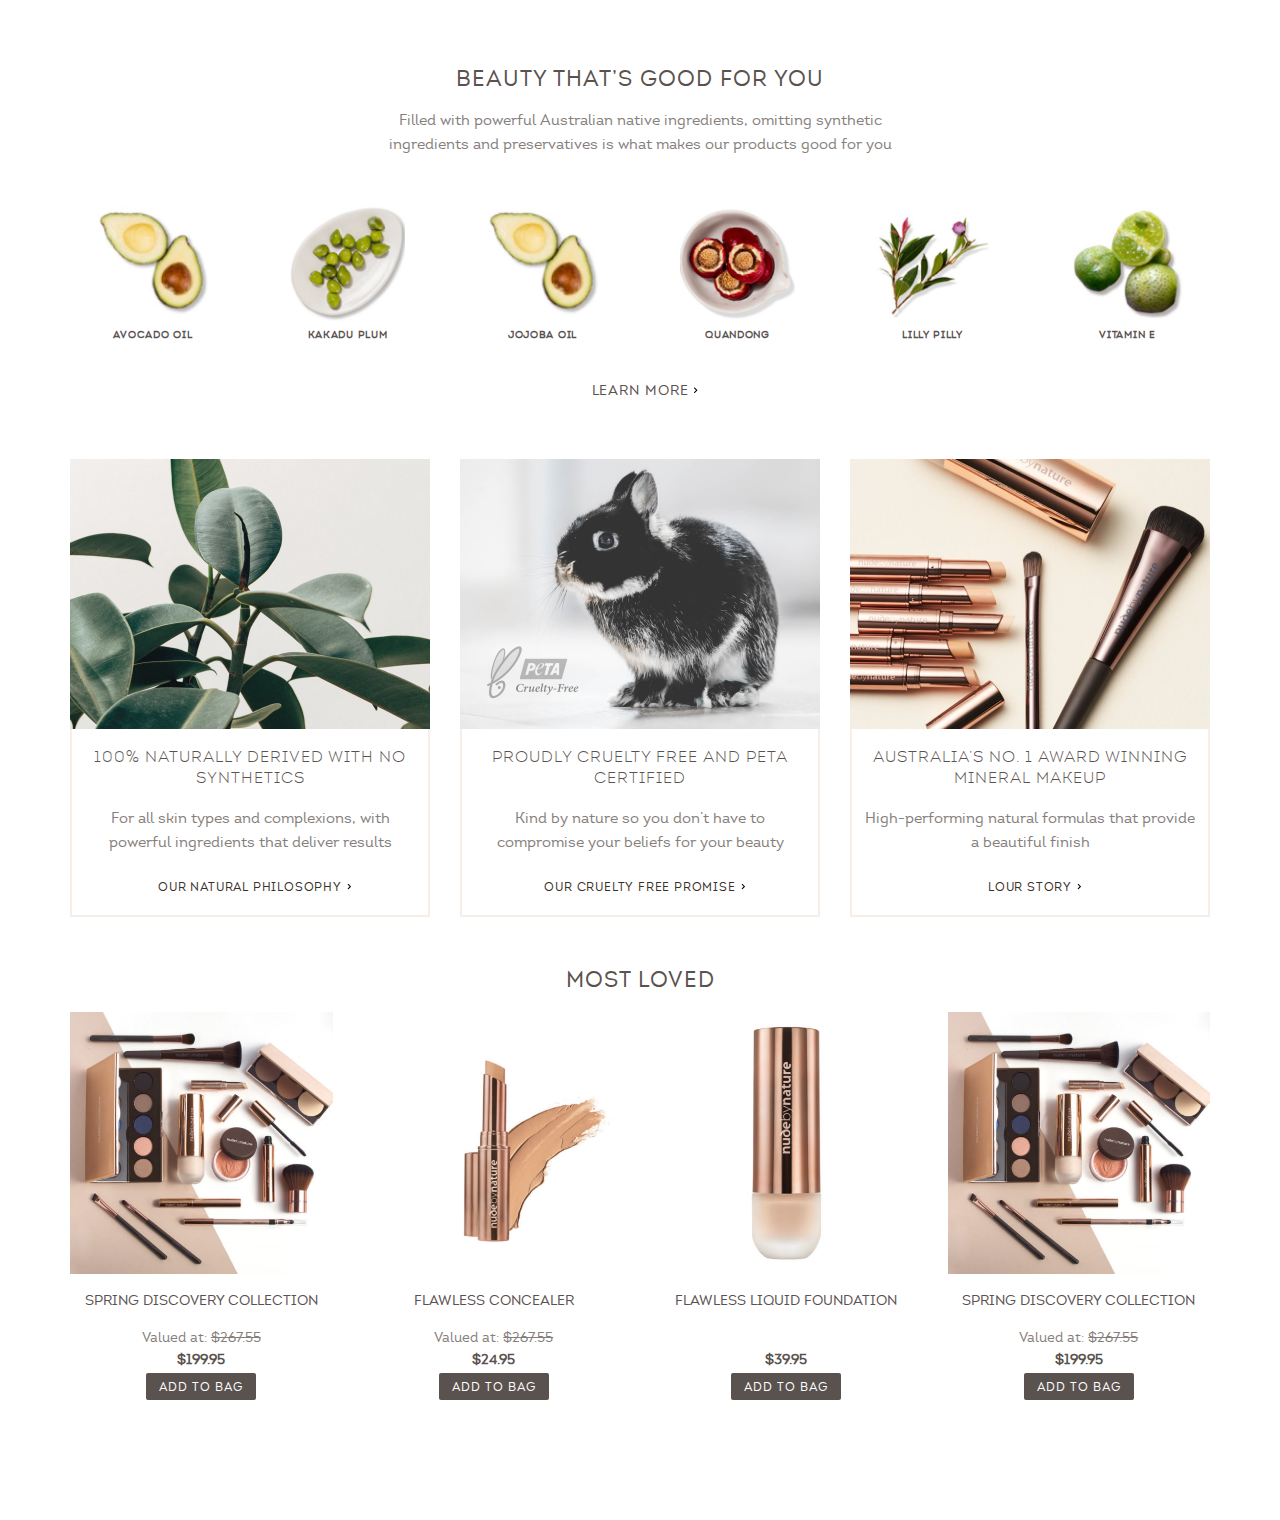
<file: home.html>
<!DOCTYPE html>
<html lang="en" class="test">

<head>
    <meta charset="utf-8" />
    <title>Home</title>
    <meta name="viewport" content="width=device-width,initial-scale=1">
    <link rel="stylesheet" href="libs/bootstrap.min.css">
    <link rel="stylesheet" href="css/main.css">
    <link rel="stylesheet" href="css/blog.css">
    <link rel="stylesheet" href="css/cart.css">
    <link rel="stylesheet" href="css/detail.css">
    <link rel="stylesheet" href="css/home.css">

</head>

<body>

    <section class="home-detail-section">
        <div class="container">
            <div class="row">
                <div class="col-md-6 col-md-offset-3">
                    <h2 class="home-title-text">BEAUTY THAT’S GOOD FOR YOU</h2>
                    <p class="home-description-text">Filled with powerful Australian native ingredients, omitting synthetic ingredients and preservatives is what makes our products good for you</p>
                </div>

                <div class="col-xs-12">
                    <div class="home-wrapper">
                        <div class="row">
                            <div class="col-md-2 col-sm-3 col-xs-6">
                                <div class="product-ingredient">
                                    <a class="name-product" href="#">
                                        <img src="images/image-home-ingredient-01.jpg" class="home-product-image" alt="home-product-image">
                                        <span>AVOCADO OIL</span>
                                    </a>
                                </div>
                            </div>
                            <div class="col-md-2 col-sm-3 col-xs-6">
                                <div class="product-ingredient">
                                    <a class="name-product" href="#">
                                        <img src="images/image-product-ingredient-07.jpg" class="home-product-image" alt="home-product-image">
                                        <span>KAKADU PLUM</span>
                                    </a>
                                </div>
                            </div>
                            <div class="col-md-2 col-sm-3 col-xs-6">
                                <div class="product-ingredient">
                                    <a class="name-product" href="#">
                                        <img src="images/image-home-ingredient-01.jpg" class="home-product-image" alt="home-product-image">
                                        <span>JOJOBA OIL</span>
                                    </a>
                                </div>
                            </div>
                            <div class="col-md-2 col-sm-3 col-xs-6">
                                <div class="product-ingredient">
                                    <a class="name-product" href="#">
                                        <img src="images/image-product-ingredient-02.jpg" class="home-product-image" alt="home-product-image">
                                        <span>QUANDONG</span>
                                    </a>
                                </div>
                            </div>
                            <div class="col-md-2 col-sm-3 col-xs-6">
                                <div class="product-ingredient">
                                    <a class="name-product" href="#">
                                        <img src="images/image-product-ingredient-10.jpg" class="home-product-image" alt="home-product-image">
                                        <span>LILLY PILLY</span>
                                    </a>
                                </div>
                            </div>
                            <div class="col-md-2 col-sm-3 col-xs-6">
                                <div class="product-ingredient">
                                    <a class="name-product" href="#">
                                        <img src="images/image-product-ingredient-05.jpg" class="home-product-image" alt="home-product-image">
                                        <span>VITAMIN E</span>
                                    </a>
                                </div>
                            </div>

                        </div>
                    </div>
                </div>

                <div class="col-xs-12">
                    <div class="home-learn-more">
                        <a class="learn-more" href="#">LEARN MORE</a>
                    </div>
                    <div class="inner-wrapper">
                        <div class="row">
                            <div class="col-sm-4">
                                <div class="inner-wrapper-preview">
                                    <img src="images/image-home-usp-01.jpg" class="home-preview-image" alt="review-image">
                                    <div class="inner-wrapper-description">

                                        <h2 class="headings-preview">
                                            100% NATURALLY DERIVED WITH NO SYNTHETICS
                                        </h2>
                                        <p class="description-preview">
                                            For all skin types and complexions, with powerful ingredients that deliver results
                                        </p>
                                        <div class="menu-return">
                                            <a class="return-to-preview" href="#">OUR NATURAL PHILOSOPHY</a>
                                        </div>
                                    </div>
                                </div>
                            </div>
                            <div class="col-sm-4">
                                <div class="inner-wrapper-preview">
                                    <img src="images/image-home-usp-02.jpg" class="home-preview-image" alt="review-image">
                                    <div class="inner-wrapper-description">

                                        <h2 class="headings-preview">
                                            PROUDLY CRUELTY FREE AND PETA CERTIFIED
                                        </h2>
                                        <p class="description-preview">
                                            Kind by nature so you don’t have to compromise your beliefs for your beauty
                                        </p>
                                        <div class="menu-return">
                                            <a class="return-to-preview" href="#">OUR CRUELTY FREE PROMISE</a>
                                        </div>
                                    </div>
                                </div>
                            </div>
                            <div class="col-sm-4">
                                <div class="inner-wrapper-preview">
                                    <img src="images/image-home-usp-03.jpg" class="home-preview-image" alt="review-image">
                                    <div class="inner-wrapper-description">

                                        <h2 class="headings-preview">
                                            AUSTRALIA’S NO. 1 AWARD WINNING MINERAL MAKEUP
                                        </h2>
                                        <p class="description-preview">
                                            High-performing natural formulas that provide a beautiful finish
                                        </p>
                                        <div class="menu-return">
                                            <a class="return-to-preview" href="#">LOUR STORY</a>
                                        </div>
                                    </div>
                                </div>
                            </div>
                        </div>
                    </div>
                </div>


                <div class="col-xs-12">
                    <h3 class="title-most-moved">MOST LOVED</h3>
                    <div class="most-moved-wrapper">
                        <div class="row">

                            <div class="col-md-3 col-sm-6 col-xs-12">
                                <div class="product-wrapper">
                                    <div class="image-collection">
                                        <a href="#">
                                            <img src="images/image-product-01.jpg" alt="picture">
                                        </a>
                                    </div>
                                    <p class="p-neme-collection">SPRING DISCOVERY COLLECTION</p>
                                    <p class="p-price-valued">Valued at: <s>$267.55</s></p>
                                    <p class="p-price">$199.95</p>
                                    <div class="price-button">
                                        <a class="btn most-button" href="#">ADD TO BAG</a>
                                    </div>
                                </div>
                            </div>

                            <div class="col-md-3 col-sm-6 col-xs-12">
                                <div class="product-wrapper">
                                    <div class="image-collection">
                                        <a href="#">
                                            <img src="images/image-product-02.jpg" alt="picture">
                                        </a>
                                    </div>
                                    <p class="p-neme-collection">FLAWLESS CONCEALER</p>
                                    <p class="p-price-valued">Valued at: <s>$267.55</s></p>
                                    <p class="p-price">$24.95</p>
                                    <div class="price-button">
                                        <a class="btn most-button" href="#">ADD TO BAG</a>
                                    </div>
                                </div>
                            </div>

                            <div class="col-md-3 col-sm-6 col-xs-12">
                                <div class="product-wrapper">
                                    <div class="image-collection">
                                        <a href="#">
                                            <img src="images/image-product-03.jpg" alt="picture">
                                        </a>
                                    </div>
                                    <p class="p-neme-collection">FLAWLESS LIQUID FOUNDATION</p>
                                    <p class="p-price-valued">&nbsp;</p>
                                    <p class="p-price">$39.95</p>
                                    <div class="price-button">
                                        <a class="btn most-button" href="#">ADD TO BAG</a>
                                    </div>
                                </div>
                            </div>

                            <div class="col-md-3 col-sm-6 col-xs-12">
                                <div class="product-wrapper">
                                    <div class="image-collection">
                                        <a href="#">
                                            <img src="images/image-product-01.jpg" alt="picture">
                                        </a>
                                    </div>
                                    <p class="p-neme-collection">SPRING DISCOVERY COLLECTION</p>
                                    <p class="p-price-valued">Valued at: <s>$267.55</s></p>
                                    <p class="p-price">$199.95</p>
                                    <div class="price-button">
                                        <a class="btn most-button" href="#">ADD TO BAG</a>
                                    </div>
                                </div>
                            </div>
                        </div>
                    </div>
                </div>


            </div>
        </div>
    </section>

    <script src="js/jquery.min.js"></script>
    <script src="js/bootstrap.min.js"></script>
    <script src="js/main.js"></script>
    <script src="js/cart.js"></script>
</body>

</html>
</file>
<file: css/main.css>
@font-face {
  font-family: "Intro";
  src: url("../fonts/IntroRegular.otf") format("opentype"), url("../fonts/IntroRegular.ttf") format("truetype");
  font-weight: normal;
  font-style: normal; }
@font-face {
  font-family: "IntroLight";
  src: url("../fonts/IntroLight.otf") format("opentype"), url("../fonts/IntroLight.ttf") format("truetype");
  font-weight: normal;
  font-style: normal; }
@font-face {
  font-family: "Intro";
  src: url("../fonts/IntroregularWebfont.woff2") format("woff2"), url("../fonts/IntroregularWebfont.woff") format("woff");
  font-weight: normal;
  font-style: normal; }
@font-face {
  font-family: "IntroLight";
  src: url("../fonts/IntrolightWebfont.woff2") format("woff2"), url("../fonts/IntrolightWebfont.woff") format("woff");
  font-weight: normal;
  font-style: normal; }
body {
  margin: 0;
  padding: 0;
  font-size: 15px;
  font-family: "Intro";
  line-height: 1.6;
  color: #857e7b; }

img {
  width: 100%;
  vertical-align: middle; }

h1,
h2,
h3 {
  margin: 0;
  padding: 0;
  font-family: "IntroLight";
  text-transform: uppercase;
  color: #5a524f; }

h4,
h5,
h6 {
  margin: 0;
  padding: 0;
  font-family: "Intro";
  text-transform: uppercase; }

p {
  margin: 0;
  padding: 0; }

h1 {
  font-size: 28px; }

h2 {
  font-size: 24px; }

h3 {
  font-size: 20px; }

h4,
h5 {
  font-size: 14px; }

h6 {
  font-size: 12px; }

.title {
  padding: 37px 0 23px;
  text-align: center;
  font-weight: 300;
  line-height: 1.14;
  letter-spacing: 1px;
  color: #5a524f; }

.banner {
  position: relative;
  text-align: center;
  color: #f8f8f8;
  background: url(../images/image-collection-banner.jpg) no-repeat center center;
  background-size: cover;
  height: 15.3vw; }
  .banner .face {
    position: absolute;
    top: 50%;
    left: 50%;
    width: 100%;
    transform: translate(-50%, -50%);
    height: 32px;
    font-family: "Intro";
    font-size: 28px;
    line-height: 1.14;
    letter-spacing: 1px;
    text-align: center;
    color: #ffffff; }

.breadcrumb-list {
  padding: 20px 0;
  color: #5a524f;
  background-color: #ffffff; }
  .breadcrumb-list .list-item {
    font-family: "Intro";
    font-size: 11px;
    color: #5a524f;
    cursor: pointer;
    position: relative;
    padding: 0 0 0 20px; }
    .breadcrumb-list .list-item:before {
      position: absolute;
      margin-top: -8.5px;
      left: 0;
      content: url(../images/icon-arrow.svg);
      top: 50%;
      display: inline-block;
      transform: translateY(-50%);
      transform: rotate(270deg);
      -o-transform: rotate(270deg);
      -ms-transform: rotate(270deg);
      -moz-transform: rotate(270deg);
      -webkit-transform: rotate(270deg); }
  .breadcrumb-list .active {
    color: #988277; }
  .breadcrumb-list .no-active {
    font-family: "Intro";
    font-size: 11px;
    color: #5a524f;
    cursor: pointer;
    position: relative;
    text-decoration: none; }

.p-discover {
  padding: 20px 0;
  font-family: "Intro";
  font-size: 15px;
  line-height: 1.6;
  color: #857e7b; }

.category {
  padding: 35px 15px;
  font-family: "Intro";
  font-size: 16px;
  letter-spacing: 1px;
  text-align: left;
  color: #5a524f; }

.accordion {
  background-color: #ffffff;
  color: #5a524f;
  cursor: pointer;
  padding: 14px 0 23px 0;
  width: 100%;
  border: none;
  text-align: left;
  outline: none;
  font-size: 15px;
  transition: 0.4s; }

.accordion.active,
.accordion:hover {
  background-color: #ffffff; }

.panel {
  padding: 0;
  margin: 0;
  background-color: white;
  max-height: 0;
  overflow: hidden;
  transition: max-height 0.2s ease-out;
  box-shadow: none;
  border-bottom: 2px solid #f5eee9; }
  .panel ul {
    padding: 0;
    margin-bottom: 20px;
    list-style-type: none; }
    .panel ul li {
      display: block; }
      .panel ul li a {
        font-family: Intro;
        font-size: 12px;
        letter-spacing: 1px;
        color: #5a524f;
        text-transform: uppercase; }

.p-showing {
  font-family: Intro;
  font-size: 14px; }

label.showing {
  font-family: Intro;
  font-size: 12px; }

.text-country {
  font-family: Intro;
  float: left;
  width: 25%; }

.country {
  font-family: Intro;
  float: left;
  width: 75%; }

.image-collection {
  padding: 0; }

.p-neme-collection {
  padding: 16px 0;
  font-family: Intro;
  font-size: 14px;
  line-height: 1.5;
  text-align: center;
  color: #5a524f; }

.p-price {
  font-family: Intro;
  font-size: 14px;
  line-height: 1.57;
  text-align: center;
  font-weight: 600;
  color: #5a524f; }

.p-price-valued {
  font-family: Intro;
  font-size: 14px;
  line-height: 1.57;
  text-align: center;
  color: #857e7b; }

.price-button {
  padding: 0 0 40px 0;
  text-align: center; }
  .price-button .add-to-bag {
    height: 27px;
    border-radius: 2px;
    -moz-border-radius: 2px;
    -webkit-border-radius: 2px;
    background-color: #f5eee9;
    font-family: Intro;
    font-size: 12px;
    letter-spacing: 1px;
    text-align: center;
    color: #b5a39b;
    margin-left: auto;
    margin-right: auto;
    line-height: 13px; }
    .price-button .add-to-bag:hover {
      background-color: #f5eee9; }
    .price-button .add-to-bag:active {
      background-color: red; }
    .price-button .add-to-bag:focus {
      outline: none !important; }
  .price-button .link-button {
    text-decoration: none; }

/*# sourceMappingURL=main.css.map */
</file>
<file: css/detail.css>
.main-detail-section .title {
  padding: 37px 0 0;
  color: #5a524f;
  text-align: center;
  margin-bottom: 0; }

.text-date {
  margin-top: 6px;
  text-align: center; }

.main-detail-section .breadcrumb-list {
  padding: 30px 0 0;
  color: #5a524f;
  text-align: center;
  margin-bottom: 0; }

.detail-blog-imege {
  padding-top: 17px; }

.wrapper-options {
  padding-top: 15px; }
  .wrapper-options .steps-options {
    padding: 0;
    margin-bottom: 0;
    background-color: #ffffff;
    text-align: center; }
    .wrapper-options .steps-options .steps-options-text {
      font-size: 15px;
      line-height: 1.6;
      text-align: center;
      color: #857e7b;
      padding: 0 0 0 20px; }
      .wrapper-options .steps-options .steps-options-text:before {
        content: none; }
  .wrapper-options .wrapper-description {
    padding: 11px 0 0;
    text-align: center; }
  .wrapper-options .thumbnail-imege {
    padding: 39px 0 34px; }

.step-detail {
  margin-bottom: 30px; }
  .step-detail .headings {
    margin-bottom: 14px;
    font-size: 24px;
    font-weight: 300;
    line-height: 1.42;
    letter-spacing: 1px;
    text-align: left;
    color: #5a524f; }
  .step-detail .detail-description {
    font-weight: bold;
    color: #988277; }
  .step-detail .description-text {
    margin-bottom: 20px; }
    .step-detail .description-text:last-child {
      margin-bottom: 0; }

.lower-navigation {
  padding: 30px 0 40px; }
  .lower-navigation .shopping-back {
    padding: 0; }

.main-detail-section .return-to-blog {
  font-size: 12px;
  line-height: 2.33;
  letter-spacing: 0.9px;
  text-align: right;
  color: #5a524f;
  cursor: pointer;
  position: relative;
  padding: 0 29px 0 6px;
  text-transform: uppercase; }
  .main-detail-section .return-to-blog:after {
    position: absolute;
    margin-top: -13px;
    left: 0;
    content: url(../images/icon-arrow.svg);
    top: 50%;
    display: inline-block;
    -webkit-transform: translateY(-50%);
    -ms-transform: translateY(-50%);
    transform: translateY(-50%);
    -webkit-transform: rotate(90deg);
    -ms-transform: rotate(90deg);
    transform: rotate(90deg); }

.main-detail-section .btn-guides {
  background-color: #f5eee9;
  height: 23px;
  border-radius: 2px;
  font-size: 12px;
  font-weight: 600;
  line-height: 1.17;
  letter-spacing: 1px;
  text-align: left;
  color: #b5a39b; }
  .main-detail-section .btn-guides:hover {
    background-color: #f5eee9; }
  .main-detail-section .btn-guides:active {
    background-color: red; }
  .main-detail-section .btn-guides:focus {
    outline: none; }

.main-detail-section .icon-social {
  margin-right: 16px;
  width: 16px;
  height: 16px; }

@media screen and (max-width: 767px) {
  .lower-navigation {
    text-align: center;
    padding: 0;
    margin-bottom: 30px; }
    .lower-navigation .payment-systems {
      margin-top: 10px; } }

/*# sourceMappingURL=detail.css.map */
</file>
<file: css/cart.css>
body {
  margin: 0;
  padding: 0; }

.cart-info-title {
  text-align: left;
  font-size: 12px;
  line-height: 2.33;
  letter-spacing: 1px;
  color: #5a524f; }
  .cart-info-title .qty-title {
    text-align: center; }
  .cart-info-title .total-title {
    text-align: right; }

.border-line {
  border-top: 2px solid #f5eee9; }

.cart-item-wrapper {
  padding: 15px 0;
  border-bottom: 1px solid #f5eee9; }
  .cart-item-wrapper .cart-product-image {
    display: block;
    width: 100%;
    height: auto; }
  .cart-item-wrapper .product-name {
    line-height: 2;
    letter-spacing: 1px;
    color: #5a524f; }

.cart-product-price {
  font-size: 14px;
  line-height: 2;
  letter-spacing: 1px; }

.cart-product-qty {
  position: relative;
  width: 73px;
  margin: 0 auto; }
  .cart-product-qty .glyphicon-plus,
  .cart-product-qty .glyphicon-minus {
    position: absolute;
    font-size: 8px;
    cursor: default;
    padding: 0 5px;
    line-height: 36px;
    cursor: pointer; }
  .cart-product-qty .glyphicon-minus {
    left: 0; }
  .cart-product-qty .glyphicon-plus {
    right: 0; }

.number-product {
  display: inline-block;
  width: 100%;
  height: 38px;
  margin: 0 auto;
  color: #5a524f;
  border: solid 1px #ddd7d4;
  text-align: center;
  outline: none;
  letter-spacing: 1px; }
  .number-product:focus {
    outline: none !important; }

input[type="number"]::-webkit-inner-spin-button,
input[type="number"]::-webkit-outer-spin-button {
  -webkit-appearance: none; }

input[type="number"] {
  -moz-appearance: textfield; }
  input[type="number"]::-ms-expand {
    display: none; }

.glyphicon-remove {
  position: absolute;
  font-size: 8px;
  cursor: default;
  padding: 0 5px;
  line-height: 36px;
  cursor: pointer; }

.glyphicon-remove {
  right: -25px;
  color: #ed9d9d; }

.cart-product-total {
  font-size: 14px;
  line-height: 2;
  letter-spacing: 1px;
  text-align: right; }

.discoun-cart {
  padding: 36px 0 0;
  text-transform: uppercase; }
  .discoun-cart .discoun-wrapper {
    width: 70%; }
  .discoun-cart .discount-text {
    font-size: 15px;
    line-height: 1.6;
    text-align: left;
    color: #857e7b; }
  .discoun-cart .delivery {
    padding: 14px 0 0;
    text-transform: uppercase;
    font-size: 12px;
    line-height: 2.33;
    letter-spacing: 1px;
    text-align: left;
    color: #5a524f; }
  .discoun-cart .text-notes {
    width: 100%;
    height: 60px;
    border: solid 1px #f5eee9; }
    .discoun-cart .text-notes:focus {
      outline: none !important; }
  .discoun-cart .secure-payment {
    padding: 22px 0 0;
    font-size: 12px;
    line-height: 2.33;
    letter-spacing: 0.9px;
    text-align: left;
    color: #5a524f; }
  .discoun-cart .payment-systems {
    padding: 4px 0 0 0; }
    .discoun-cart .payment-systems .icon-payment {
      margin-right: 12px;
      width: 50px;
      height: 30px;
      border-radius: 4px;
      -moz-border-radius: 4px;
      -webkit-border-radius: 4px;
      background-color: #fbf7f4; }

.total-wrapper {
  text-align: right;
  width: 90%;
  float: right; }
  .total-wrapper .total-sum {
    color: #5a524f;
    font-size: 14px;
    line-height: 2;
    letter-spacing: 1px; }
  .total-wrapper .sum {
    color: #5a524f;
    padding-left: 10px;
    font-size: 24px;
    line-height: 1.17;
    letter-spacing: 1.7px; }

.main-cart-section .price-button {
  padding: 15px 0 0; }
.main-cart-section .add-to-bag {
  border-radius: 2px;
  -moz-border-radius: 2px;
  -webkit-border-radius: 2px;
  background-color: #f5eee9;
  min-width: 100%;
  height: 29px;
  text-transform: uppercase;
  display: inline-block;
  margin: 0;
  font-size: 12px;
  font-weight: 600;
  line-height: 1.17;
  letter-spacing: 1px;
  text-align: center;
  color: #988277;
  padding: 8px; }
  .main-cart-section .add-to-bag span {
    color: #5a524f; }

.text-order {
  padding: 20px 0 0;
  margin: 0;
  text-transform: none;
  font-size: 14px;
  line-height: 1.57;
  text-align: right;
  color: #857e7b; }
  .text-order .text-order-style {
    font-weight: 600;
    color: #5a524f; }

.main-cart-section .price-button {
  padding: 15px 0 0; }
.main-cart-section .add-to-securely {
  min-width: 100%;
  height: 38px;
  border-radius: 2px;
  -moz-border-radius: 2px;
  -webkit-border-radius: 2px;
  background-color: #5a524f;
  text-transform: uppercase;
  display: inline-block;
  margin: 0;
  font-size: 14px;
  letter-spacing: 1px;
  text-align: center;
  color: #ffffff;
  padding: 10px; }
  .main-cart-section .add-to-securely:hover {
    background-color: #5a524f; }
  .main-cart-section .add-to-securely:active {
    background-color: red; }
  .main-cart-section .add-to-securely:focus {
    outline: none !important; }

.shopping-back {
  padding: 12px 0 0; }
  .shopping-back .return-to-shopping {
    text-decoration: none;
    position: relative;
    font-size: 12px;
    line-height: 2.33;
    letter-spacing: 0.9px;
    text-align: right;
    color: #5a524f; }
    .shopping-back .return-to-shopping:after {
      margin-top: -10%;
      right: 142px;
      content: url(../images/icon-arrow.svg);
      position: absolute;
      top: 50%;
      display: inline-block;
      transform: translateY(-50%);
      transform: rotate(90deg);
      -o-transform: rotate(90deg);
      -ms-transform: rotate(90deg);
      -moz-transform: rotate(90deg);
      -webkit-transform: rotate(90deg); }

@media screen and (max-width: 767px) {
  .cart-item-wrapper {
    padding: 5px 0 5px; }
    .cart-item-wrapper .cart-product-description-wrap {
      padding: 5px 0 5px; }
    .cart-item-wrapper .cart-product-qty {
      float: left; }
    .cart-item-wrapper .cart-product-total {
      padding-top: 5px;
      margin-bottom: 0;
      text-align: left; }

  .cart-info-title {
    visibility: hidden;
    display: none; }

  .discoun-cart {
    padding: 15px 0 15px; }
    .discoun-cart .discoun-wrapper {
      width: 100%; }
    .discoun-cart .delivery {
      padding: 5px 0 0; }
    .discoun-cart .secure-payment {
      padding: 0; }
    .discoun-cart .payment-systems {
      padding: 0; }

  .total-wrapper {
    width: 100%;
    text-align: left;
    padding-top: 25px; }
    .total-wrapper .text-order {
      padding: 10px 0 10px;
      text-align: left; }
    .total-wrapper .price-button {
      padding: 15px 0 15px; }
    .total-wrapper .shopping-back {
      padding: 0;
      text-align: center; } }

/*# sourceMappingURL=cart.css.map */
</file>
<file: css/blog.css>
.main-blog-section .breadcrumb-list {
  padding: 40px 0;
  color: #5a524f; }

.page-title {
  margin-top: -84px;
  font-weight: 300;
  line-height: 1.14;
  letter-spacing: 1px;
  text-align: center;
  color: #5a524f; }

.right-filter {
  padding: 0 0 0 17px;
  margin: 0;
  background-color: white;
  border-left: 2px solid #f5eee9;
  font-size: 16px; }
  .right-filter h4 {
    color: #5a524f;
    letter-spacing: 1px;
    font-size: 16px; }

.button-block {
  margin-top: 14px;
  margin-bottom: 20px; }

.price-button-right {
  padding: 6px 0; }

.button-filter {
  height: 27px;
  border-radius: 2px;
  background-color: #f5eee9;
  font-family: Intro;
  font-size: 12px;
  letter-spacing: 1px;
  text-align: center;
  color: #b5a39a;
  outline-style: none;
  line-height: 13px; }
  .button-filter:hover {
    background-color: #f5eee9; }
  .button-filter:active {
    background-color: red; }
  .button-filter:focus {
    outline-style: none; }

.button-filter.active {
  background-color: #b5a39b;
  color: #ffffff;
  line-height: 13px; }

.nav-right {
  padding: 0; }

.line-top {
  border-top: 2px solid #f5eee9;
  border-radius: 0;
  padding: 15px 0 13px 0; }

.main-blog-section .panel {
  border-bottom: none; }

.description-box {
  padding: 0;
  background-color: #faf4f0;
  font-size: 14px;
  text-align: center; }
  .description-box .text-head {
    padding: 17px 10px 0;
    line-height: 1.5;
    letter-spacing: 0.9px;
    color: #5a524f; }
  .description-box .text-sign-up {
    padding: 10px 8px 0;
    line-height: 1.43;
    color: #857e7b; }
  .description-box .send {
    padding: 12px 10px 10px;
    font-family: Intro;
    font-size: 14px;
    color: #857e7b; }
    .description-box .send .email-send {
      border-radius: 2px;
      background-color: #ffffff;
      box-shadow: none;
      display: block;
      border: 0; }
    .description-box .send:focus {
      outline: none; }

.main-content {
  padding: 37px 0 0 0; }

.content-blog {
  padding: 0 0 20px 0; }
  .content-blog .name-blog-title {
    font-weight: 300;
    line-height: 1.3;
    letter-spacing: 1px;
    color: #5a524f; }
  .content-blog .guid-item {
    padding: 13px 0 0;
    line-height: 1;
    letter-spacing: 1px;
    color: #988277; }
  .content-blog .item-description {
    padding: 15px 0 0;
    font-size: 14px;
    line-height: 1.43;
    color: #857e7b; }
  .content-blog .read-more-target {
    text-decoration: none;
    cursor: pointer;
    padding: 11px 0 0;
    font-size: 12px;
    letter-spacing: 1px;
    text-align: left;
    color: #5a524f; }

.blog-pagination {
  text-align: center;
  padding: 37px 0 0;
  margin-bottom: 82px; }
  .blog-pagination .pagination {
    display: inline-block; }
  .blog-pagination .pagination a {
    font-size: 14px;
    letter-spacing: 0.9px;
    color: #5a524f;
    float: left;
    padding: 0 0 0 20px;
    text-decoration: none; }
  .blog-pagination a.active {
    color: #5a524f; }
  .blog-pagination .left-arrow {
    position: relative; }
    .blog-pagination .left-arrow:after {
      margin-top: -10%;
      right: 20px;
      content: url(../images/icon-arrow.svg);
      position: absolute;
      top: 50%;
      display: inline-block;
      -webkit-transform: translateY(-50%);
      -ms-transform: translateY(-50%);
      transform: translateY(-50%);
      -webkit-transform: rotate(90deg);
      -ms-transform: rotate(90deg);
      transform: rotate(90deg); }
  .blog-pagination .right-arrow {
    position: relative; }
    .blog-pagination .right-arrow:after {
      margin-top: -10%;
      left: 20px;
      content: url(../images/icon-arrow.svg);
      position: absolute;
      top: 50%;
      display: inline-block;
      -webkit-transform: translateY(-50%);
      -ms-transform: translateY(-50%);
      transform: translateY(-50%);
      -webkit-transform: rotate(270deg);
      -ms-transform: rotate(270deg);
      transform: rotate(270deg); }

@media screen and (max-width: 767px) {
  .blog-pagination {
    padding: 0;
    margin-bottom: 10px; }

  .page-title {
    margin-top: -42px; } }

/*# sourceMappingURL=blog.css.map */
</file>
<file: css/home.css>
body {
  margin: 0;
  padding: 0; }

.home-title-text {
  margin-top: 67px;
  font-family: "Intro";
  font-size: 22px;
  letter-spacing: 1px;
  text-align: center;
  color: #5a524f; }

.home-description-text {
  margin-top: 17px;
  font-family: "Intro";
  font-size: 15px;
  line-height: 1.6;
  text-align: center;
  color: #857e7b; }

.home-wrapper {
  margin-top: 50px; }
  .home-wrapper .product-ingredient {
    margin: 0 25px 0 25px;
    text-align: center; }
    .home-wrapper .product-ingredient:hover {
      opacity: 0.8; }
    .home-wrapper .product-ingredient .name-product {
      text-decoration: none;
      font-size: 10px;
      font-weight: 600;
      letter-spacing: 0.7px;
      text-align: center;
      color: #5a524f; }

.home-learn-more {
  margin-top: 33px;
  text-align: center; }
  .home-learn-more .learn-more {
    font-size: 14px;
    letter-spacing: 0.9px;
    text-align: center;
    color: #5a524f;
    position: relative;
    text-transform: uppercase;
    text-decoration: none; }
    .home-learn-more .learn-more:after {
      position: absolute;
      margin-top: -11.5px;
      right: -8px;
      content: url(../images/icon-arrow.svg);
      top: 50%;
      display: inline-block;
      -webkit-transform: translateY(-50%);
      -ms-transform: translateY(-50%);
      transform: translateY(-50%);
      -webkit-transform: rotate(270deg);
      -ms-transform: rotate(270deg);
      transform: rotate(270deg); }
    .home-learn-more .learn-more:hover {
      opacity: 0.8; }

.inner-wrapper {
  margin-top: 56px; }
  .inner-wrapper .inner-wrapper-preview:hover {
    opacity: 0.8; }
  .inner-wrapper .inner-wrapper-preview .inner-wrapper-description {
    border: solid 2px #f5eee9;
    border-top: none; }
    .inner-wrapper .inner-wrapper-preview .inner-wrapper-description .headings-preview {
      padding: 18px 10px 0;
      font-size: 16px;
      line-height: 1.31;
      letter-spacing: 1px;
      text-align: center;
      color: #5a524f; }
    .inner-wrapper .inner-wrapper-preview .inner-wrapper-description .description-preview {
      padding: 18px 10px 0;
      font-size: 15px;
      line-height: 1.6;
      text-align: center;
      color: #857e7b; }

.menu-return {
  text-align: center;
  padding: 20px 0 17px; }
  .menu-return .return-to-preview {
    font-family: Intro;
    font-size: 12px;
    letter-spacing: 0.8px;
    color: #392f2b;
    position: relative;
    text-transform: uppercase;
    text-decoration: none; }
    .menu-return .return-to-preview:after {
      position: absolute;
      margin-top: -10px;
      right: -8px;
      content: url(../images/icon-arrow.svg);
      top: 50%;
      display: inline-block;
      -webkit-transform: translateY(-50%);
      -ms-transform: translateY(-50%);
      transform: translateY(-50%);
      -webkit-transform: rotate(270deg);
      -ms-transform: rotate(270deg);
      transform: rotate(270deg); }

.title-most-moved {
  margin-top: 51px;
  font-family: "Intro";
  font-size: 22px;
  letter-spacing: 1px;
  text-align: center;
  color: #5a524f; }

.most-moved-wrapper {
  margin-top: 19px;
  margin-bottom: 80px; }
  .most-moved-wrapper .product-wrapper:hover {
    opacity: 0.8; }

.price-button {
  text-align: center; }
  .price-button .most-button {
    height: 27px;
    border-radius: 2px;
    background-color: #5a524f;
    font-family: Intro;
    font-size: 12px;
    font-weight: 200;
    letter-spacing: 1px;
    text-align: center;
    color: #ffffff;
    margin-left: auto;
    margin-right: auto;
    line-height: 13px; }
    .price-button .most-button:hover, .price-button .most-button:active, .price-button .most-button:focus {
      outline: none; }

@media screen and (max-width: 767px) {
  .home-title-text {
    margin-top: 25px; }

  .home-wrapper {
    margin-top: 20px; }
    .home-wrapper .product-ingredient {
      margin: 0;
      padding-top: 20px; }

  .home-learn-more {
    margin-top: 20px; }

  .inner-wrapper {
    margin-top: 0; }

  .inner-wrapper-preview {
    margin-top: 20px; }

  .title-most-moved {
    margin-top: 30px; }

  .most-moved-wrapper {
    margin-top: 20px;
    margin-bottom: 30px; } }

/*# sourceMappingURL=home.css.map */
</file>
<file: css/contact.css>
.contact-title-text {
  font-family: IntroLight;
  margin-top: 37px;
  font-weight: 300;
  line-height: 1.14;
  letter-spacing: 1px;
  text-align: center;
  color: #5a524f; }

.contact-description {
  font-family: IntroLight;
  margin-top: 26px;
  font-weight: 300;
  line-height: 1.5;
  letter-spacing: 1px;
  text-align: center;
  color: #5a524f;
  text-transform: lowercase; }
  .contact-description:first-letter {
    text-transform: capitalize; }

.description-using {
  font-size: 15px;
  line-height: 1.6;
  text-align: center;
  color: #857e7b;
  text-align: center;
  margin-top: 26px;
  margin-bottom: 16px; }
  .description-using:last-child {
    margin-bottom: 0; }

.contact-validation {
  margin-top: 48px;
  text-transform: uppercase; }
  .contact-validation .name-mark {
    margin-top: 32px;
    margin-bottom: 2px;
    font-family: Intro;
    font-size: 12px;
    line-height: 2.33;
    letter-spacing: 1px;
    text-align: left;
    color: #5a524f; }

.asterisk {
  color: #db7171;
  width: 7px;
  height: 7px;
  margin-top: 38px;
  float: right; }

.form-control-contacts {
  text-align: left;
  width: 100%;
  height: 38px;
  border-radius: 2px;
  border: solid 1px #ddd7d4;
  font-family: Intro;
  font-size: 15px;
  line-height: 1.6;
  color: #857e7b;
  padding: 8px 12px 6px; }
  .form-control-contacts:focus {
    outline: none; }

.form-select-property {
  background-color: #ffffff;
  width: 100%;
  height: 38px;
  border-radius: 2px;
  border: solid 1px #ddd7d4;
  font-family: Intro;
  font-size: 15px;
  line-height: 1.6;
  text-align: left;
  color: #857e7b;
  padding: 8px 12px 6px;
  outline: none; }
  .form-select-property:hover, .form-select-property:active, .form-select-property:focus {
    outline: none; }

.conntact-message {
  min-width: 100%;
  max-width: 100%;
  min-height: 70px;
  max-height: 200px;
  border-radius: 2px;
  border: solid 1px #ddd7d4; }
  .conntact-message:focus {
    outline: none; }

.submit-wrapper {
  margin-top: 32px;
  margin-bottom: 80px;
  text-align: center; }
  .submit-wrapper .submit-control {
    width: 127px;
    height: 38px;
    border-radius: 2px;
    border: 2px solid #5a524f;
    background-color: #5a524f;
    text-transform: uppercase;
    font-size: 14px;
    letter-spacing: 1px;
    text-align: center;
    color: #ffffff;
    line-height: 33px; }
    .submit-wrapper .submit-control:hover {
      background-color: #5a524f; }
    .submit-wrapper .submit-control:active {
      background-color: #464341; }
    .submit-wrapper .submit-control:focus {
      outline: none; }

@media screen and (max-width: 767px) {
  .contact-validation {
    margin-top: 0; }

  .submit-wrapper {
    margin: 20px 0 20px; } }

/*# sourceMappingURL=contact.css.map */
</file>
